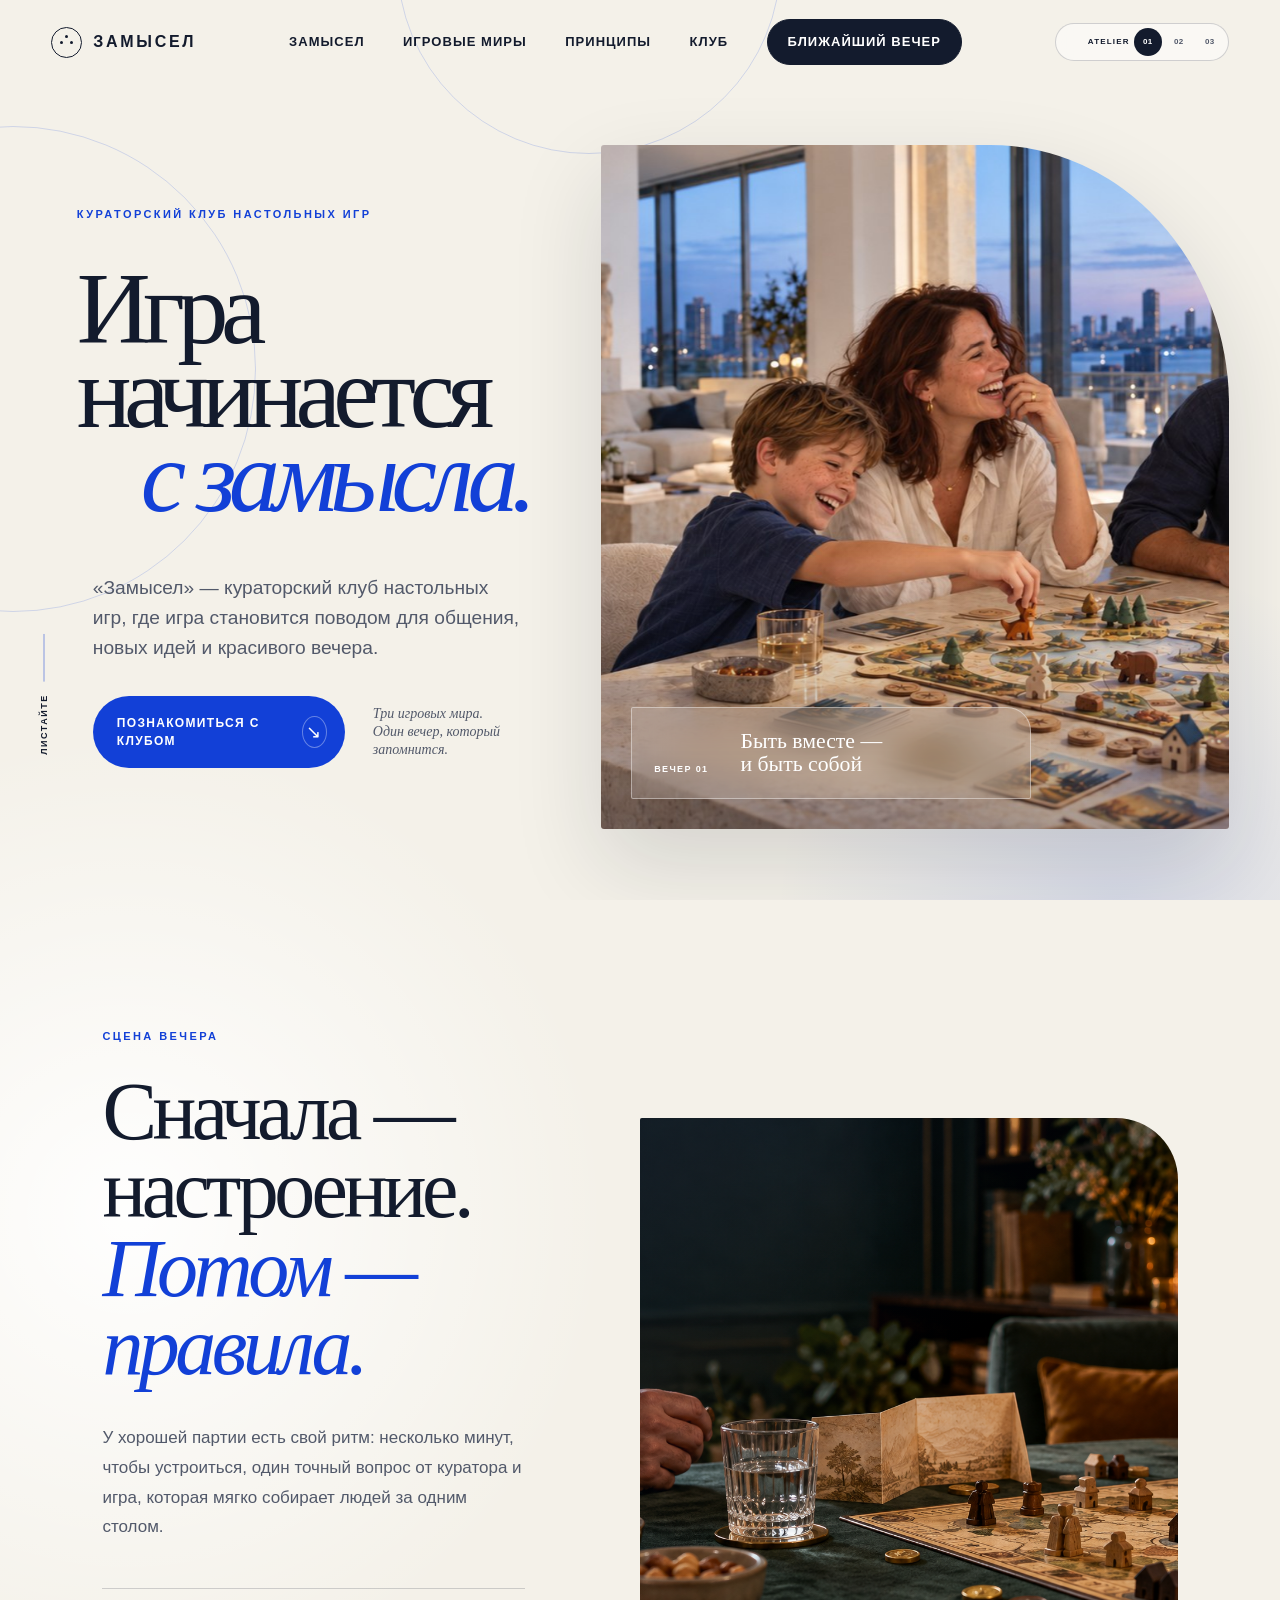
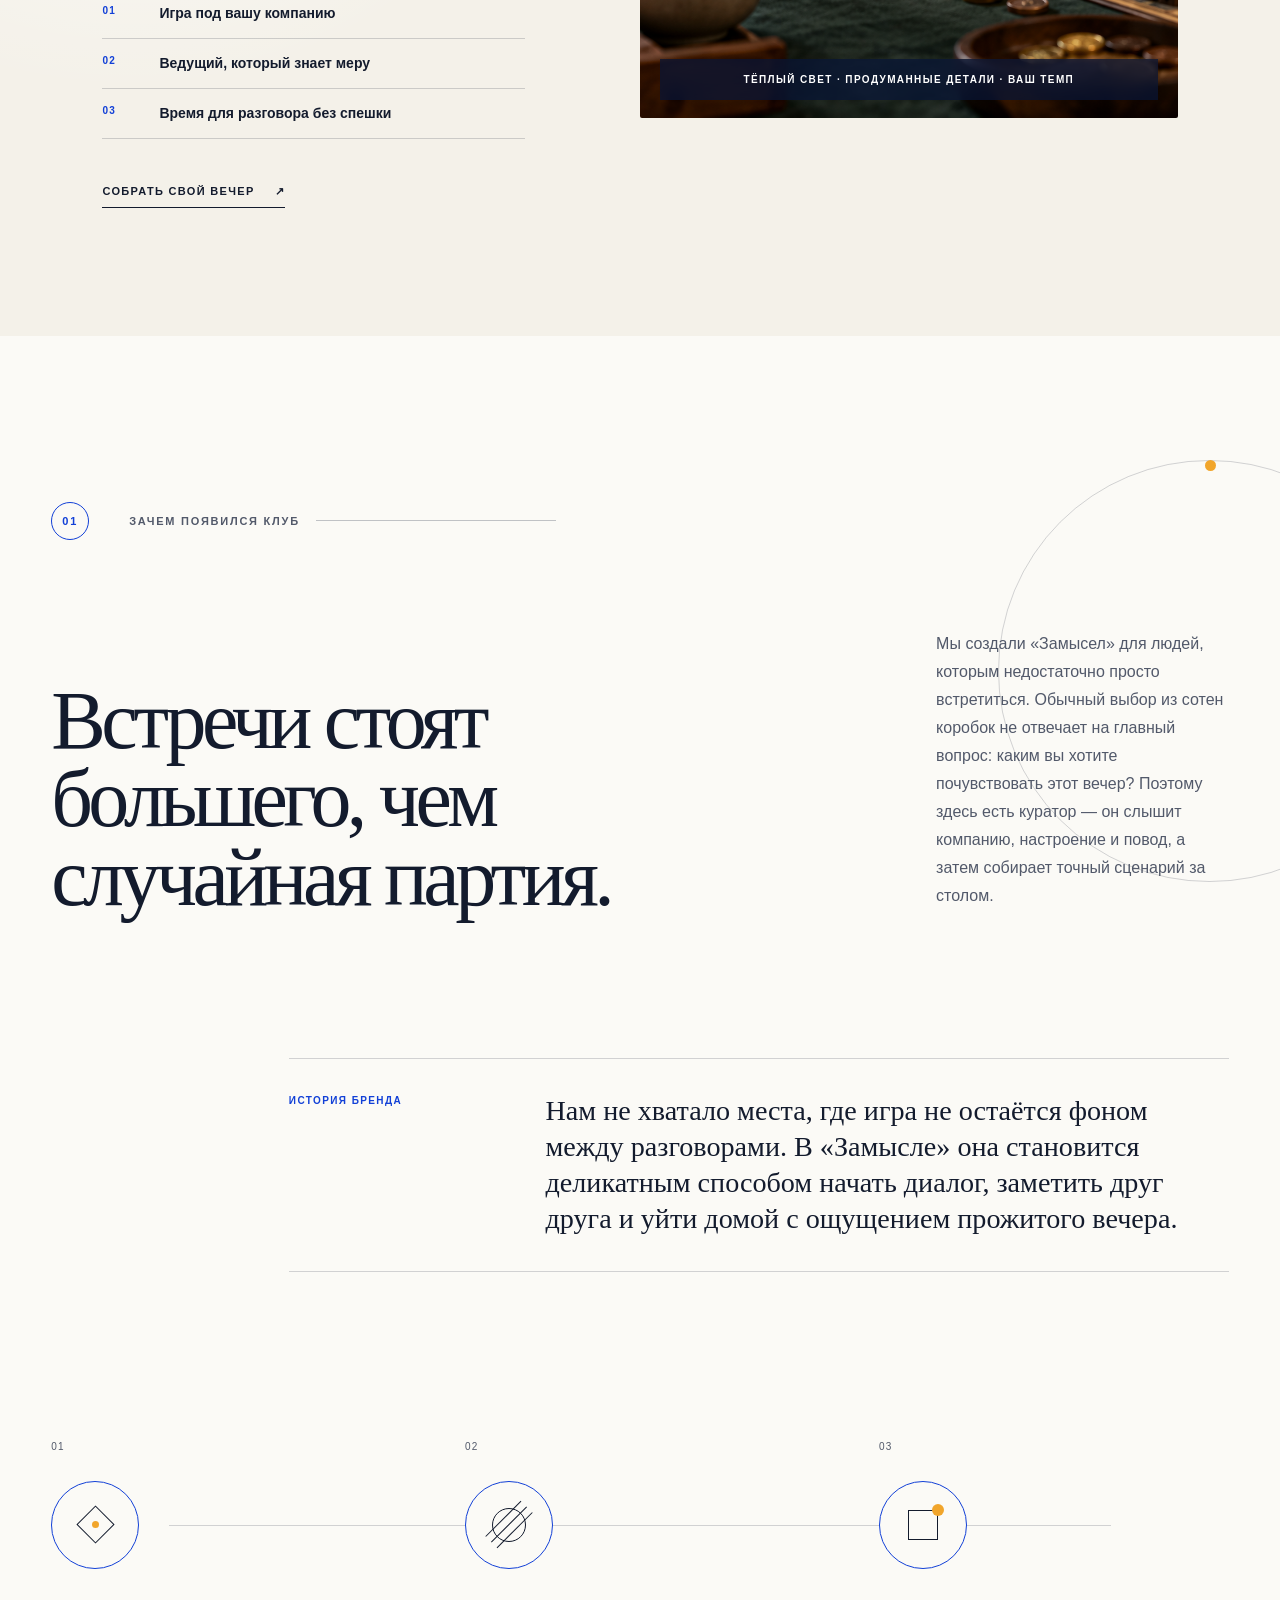
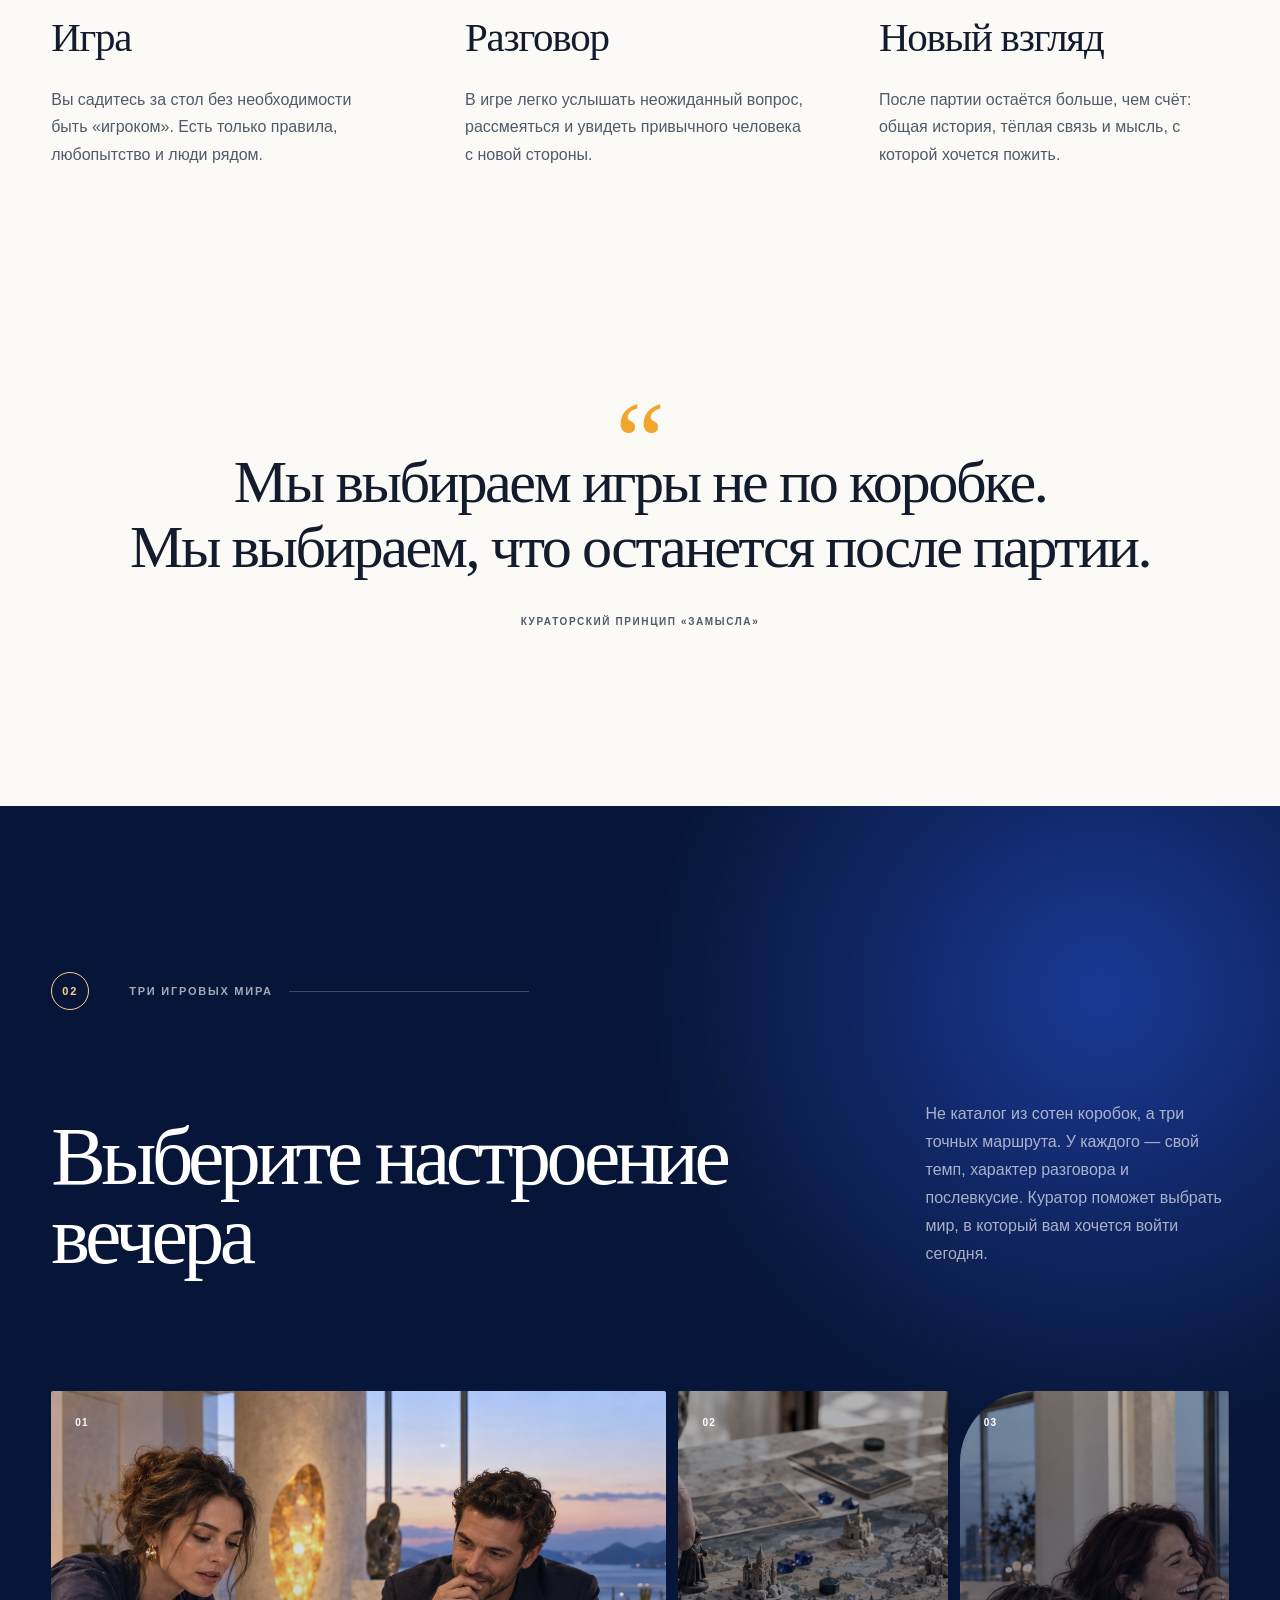
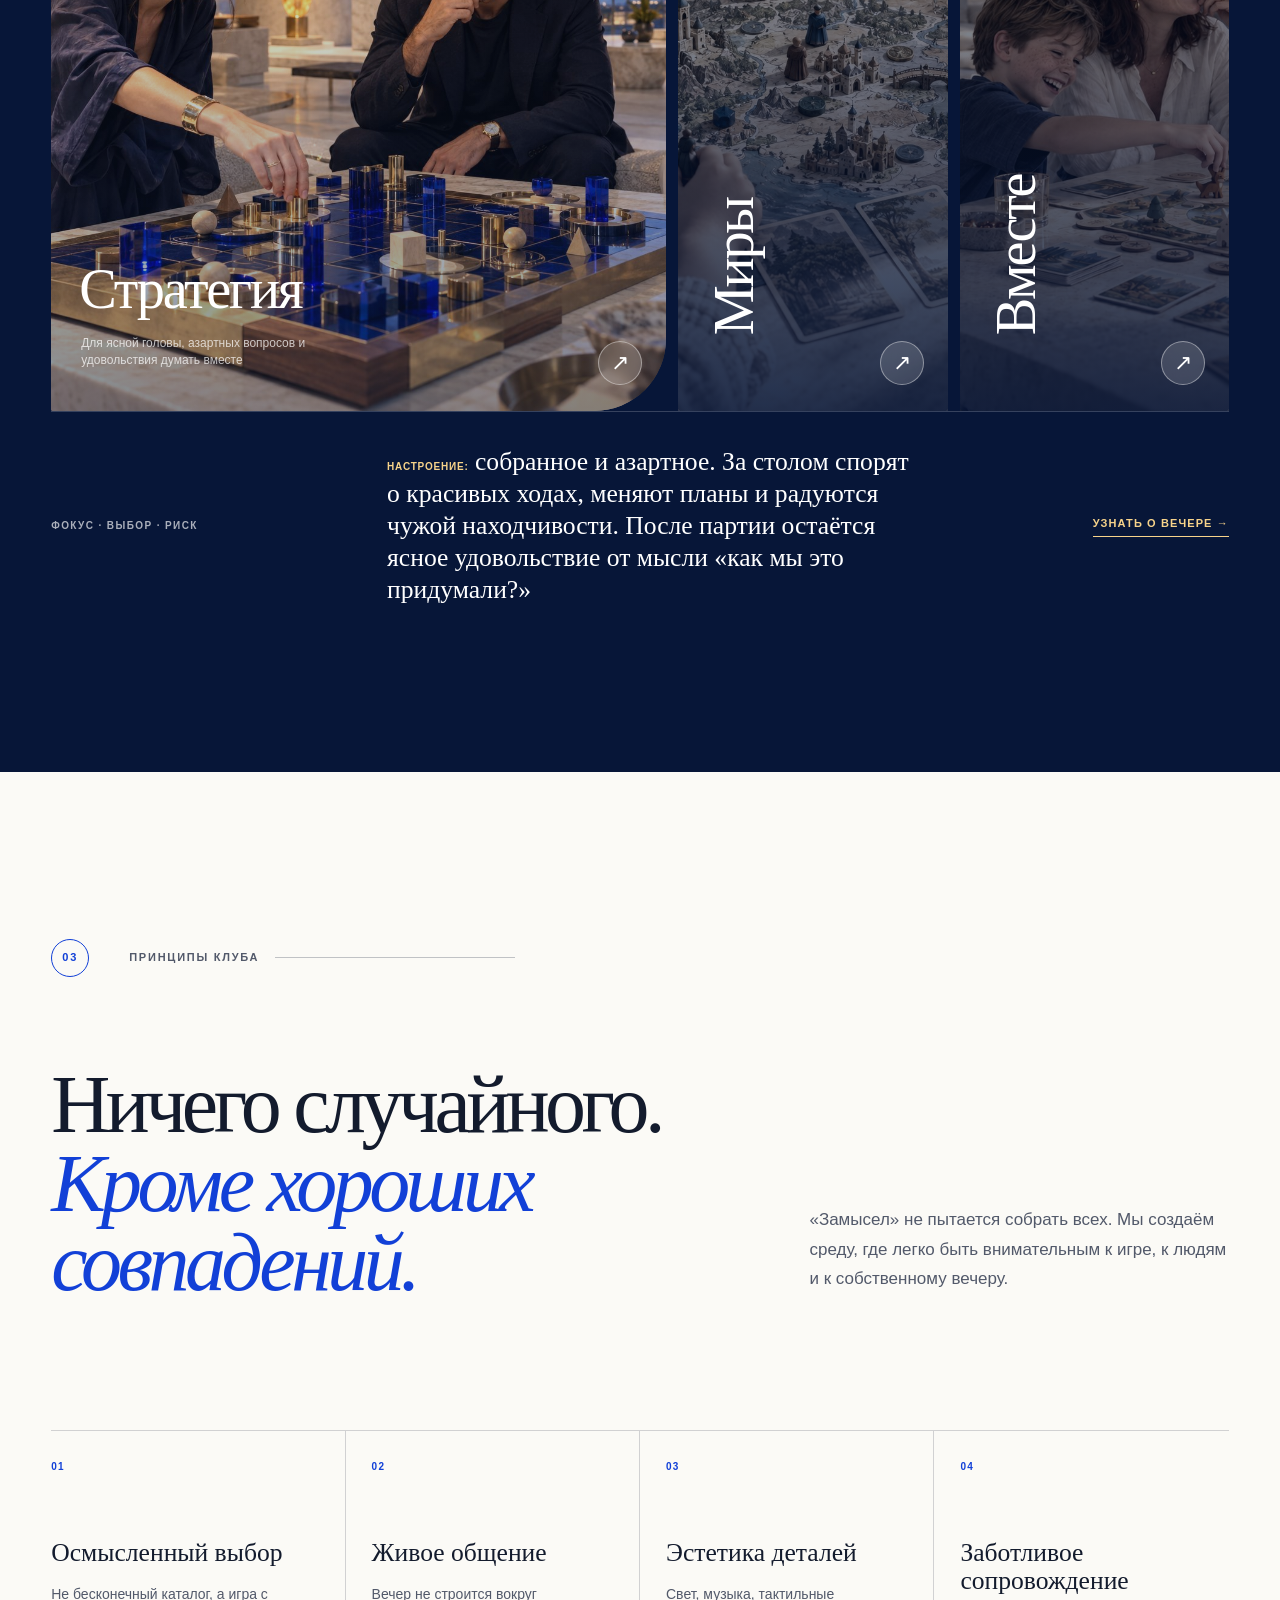
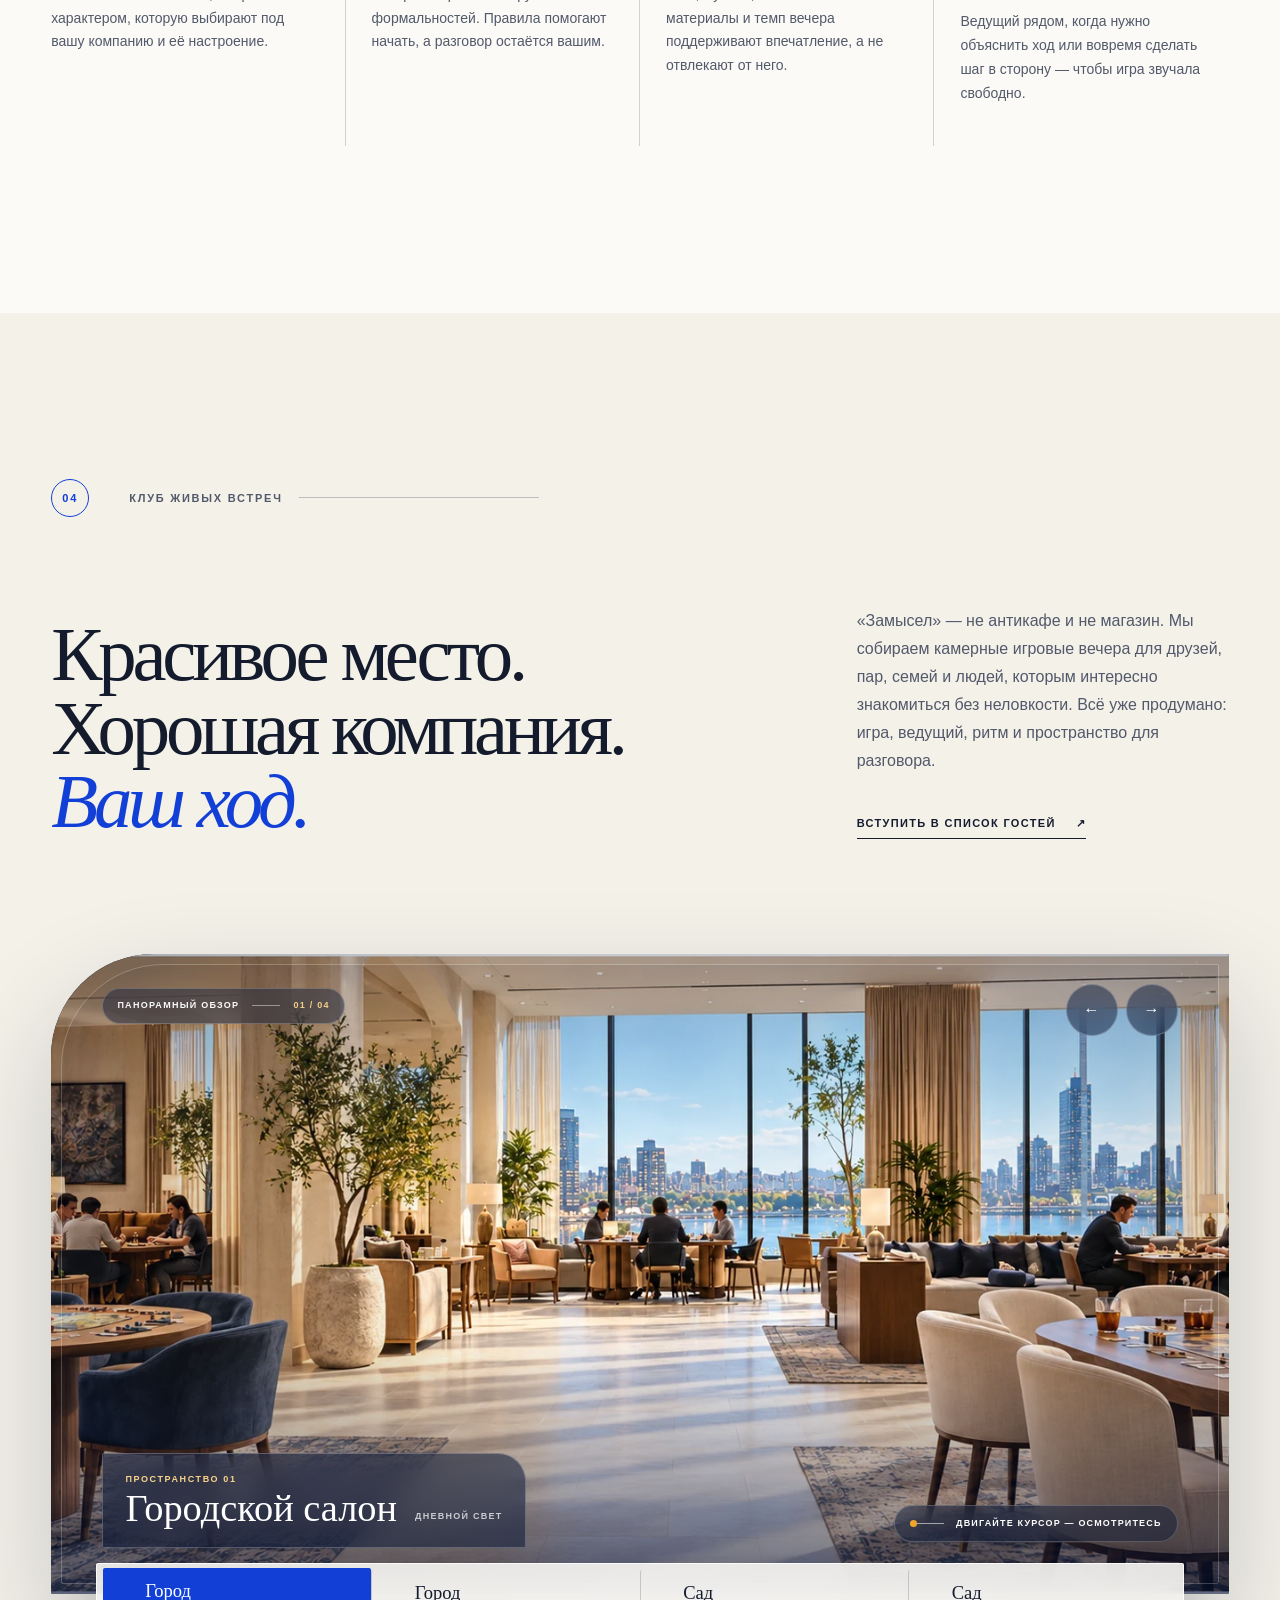
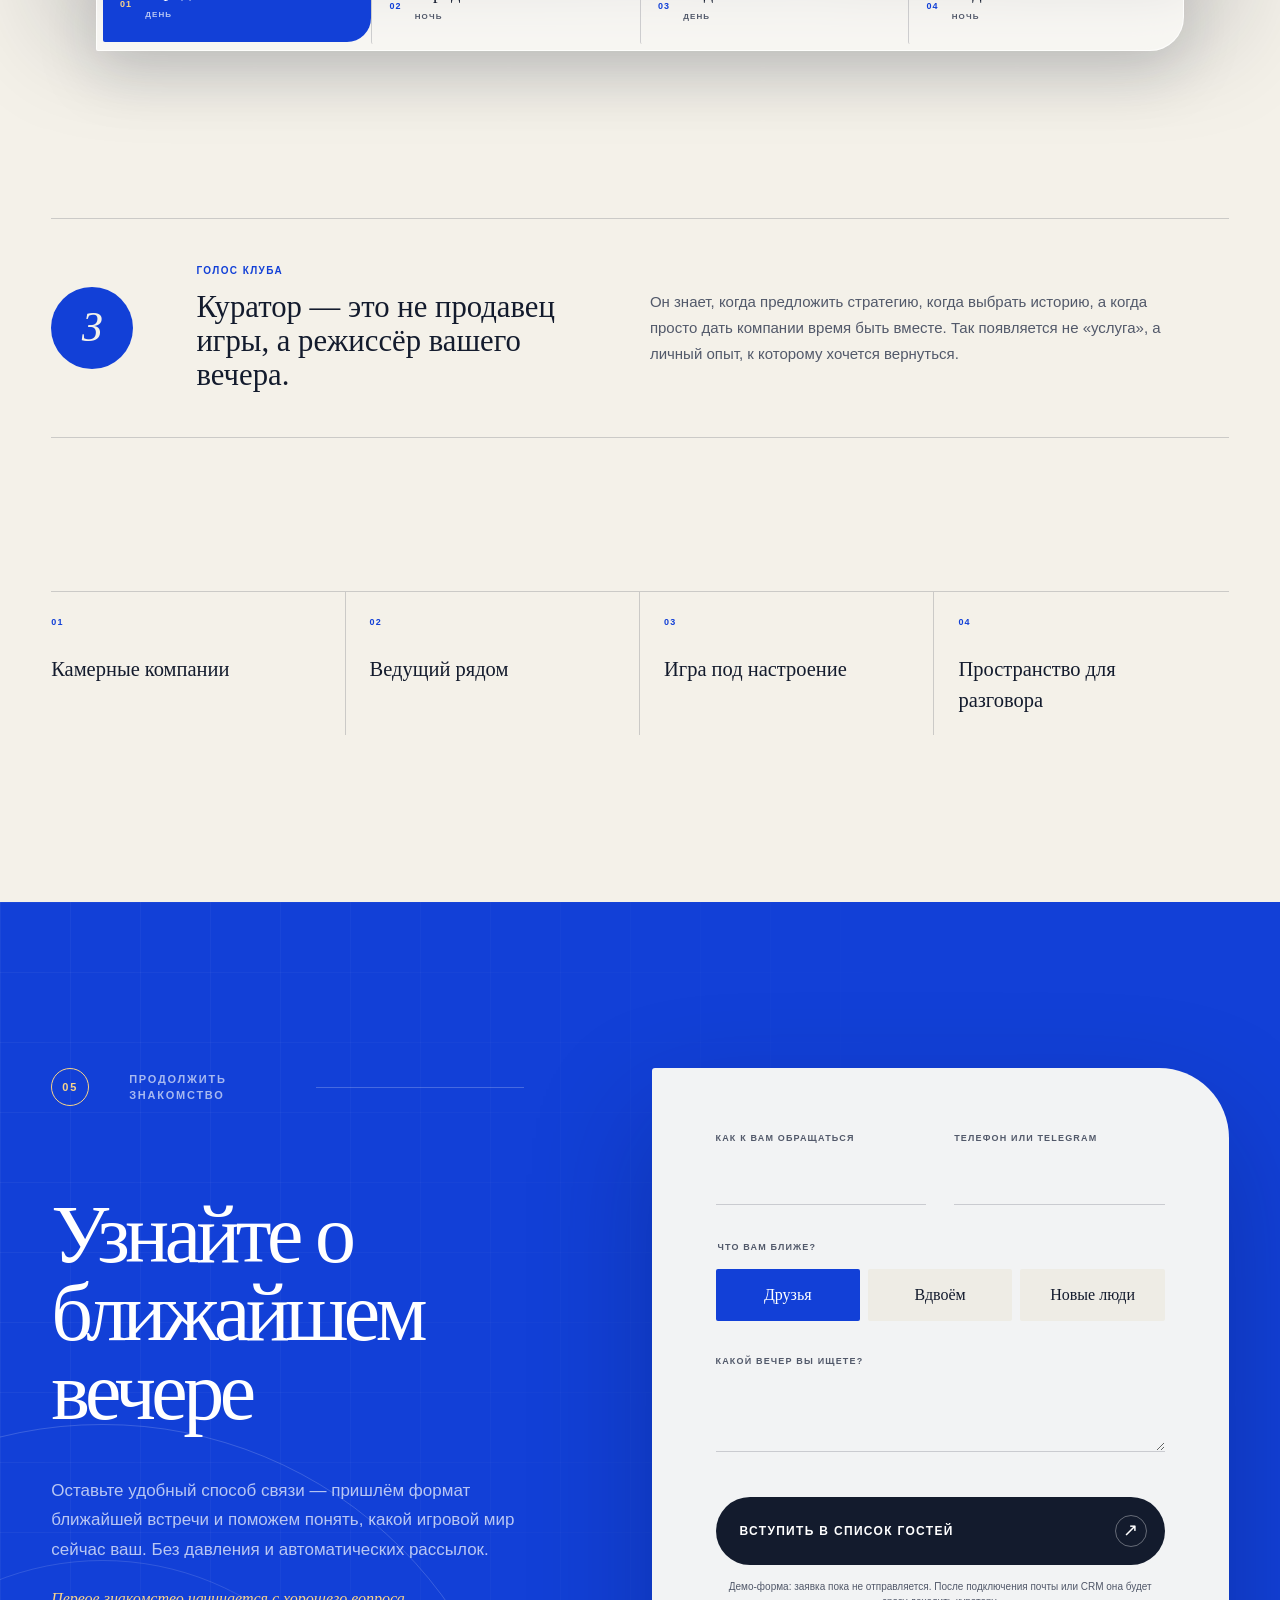
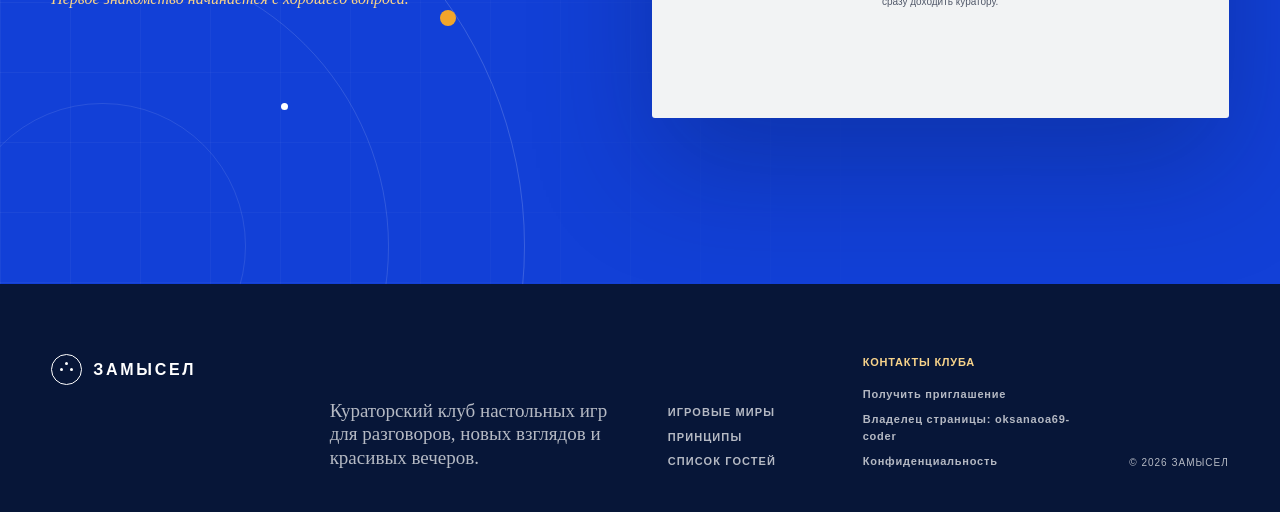
<file: index.html>
<!doctype html>
<html lang="ru">
  <head>
    <meta charset="UTF-8" />
    <meta name="viewport" content="width=device-width, initial-scale=1.0" />
    <meta
      name="description"
      content="Замысел — кураторский клуб настольных игр, где игра становится поводом для общения, новых идей и красивого вечера."
    />
    <meta name="robots" content="index,follow,max-image-preview:large" />
    <meta name="author" content="Клуб «Замысел»" />
    <meta name="theme-color" content="#f4f1e9" />
    <meta property="og:type" content="website" />
    <meta property="og:locale" content="ru_RU" />
    <meta property="og:site_name" content="Замысел" />
    <meta property="og:title" content="Замысел — клуб настольных игр" />
    <meta
      property="og:description"
      content="Игра начинается с замысла. Кураторский клуб для разговоров, новых взглядов и красивых вечеров."
    />
    <meta property="og:url" content="https://oksanaoa69-coder.github.io/zamisil_lending/" />
    <meta
      property="og:image"
      content="https://oksanaoa69-coder.github.io/zamisil_lending/assets/images/og-family.jpg"
    />
    <meta property="og:image:width" content="1200" />
    <meta property="og:image:height" content="630" />
    <meta property="og:image:alt" content="Замысел — игра начинается с замысла" />
    <meta property="og:image:type" content="image/jpeg" />
    <meta name="twitter:card" content="summary_large_image" />
    <meta name="twitter:title" content="Замысел — клуб настольных игр" />
    <meta
      name="twitter:description"
      content="Игра начинается с замысла. Кураторский клуб для разговоров, новых взглядов и красивых вечеров."
    />
    <meta
      name="twitter:image"
      content="https://oksanaoa69-coder.github.io/zamisil_lending/assets/images/og-family.jpg"
    />
    <link rel="canonical" href="https://oksanaoa69-coder.github.io/zamisil_lending/" />
    <title>Замысел — кураторский клуб настольных игр</title>
    <link rel="icon" href="assets/favicon.svg" type="image/svg+xml" />
    <link rel="preload" href="assets/images/hero-together.jpg" as="image" />
    <link rel="stylesheet" href="styles.css?v=20261011-magicpath" />
    <script src="script.js?v=20261011-magicpath" defer></script>
    <script type="application/ld+json">
      {
        "@context": "https://schema.org",
        "@type": "WebSite",
        "name": "Замысел",
        "url": "https://oksanaoa69-coder.github.io/zamisil_lending/",
        "inLanguage": "ru-RU",
        "description": "Кураторский клуб настольных игр для разговоров, новых взглядов и красивых вечеров."
      }
    </script>
  </head>
  <body>
    <a class="skip-link" href="#main">К содержанию</a>

    <div class="page-progress" aria-hidden="true"><span></span></div>
    <div class="cursor-glow" aria-hidden="true"></div>

    <header class="site-header" data-header>
      <a class="brand" href="#top" aria-label="Замысел — на главную">
        <span class="brand-mark" aria-hidden="true"><i></i></span>
        <span class="brand-name">Замысел</span>
      </a>

      <nav class="site-nav" id="site-nav" aria-label="Основная навигация" data-nav>
        <a href="#idea">Замысел</a>
        <a href="#collection">Игровые миры</a>
        <a href="#principles">Принципы</a>
        <a href="#club">Клуб</a>
        <a class="nav-cta" href="#invitation">Ближайший вечер</a>
      </nav>

      <div class="header-tools">
        <div class="design-switcher" data-design-switcher aria-label="Вариант дизайна">
          <span class="design-switcher-name" data-design-name aria-live="polite">Atelier</span>
          <span class="design-switcher-options">
            <button type="button" data-design-option="classic" aria-pressed="true" aria-label="Дизайн Atelier Editorial">01</button>
            <button type="button" data-design-option="nocturne" aria-pressed="false" aria-label="Дизайн Nocturne Cinema">02</button>
            <button type="button" data-design-option="gallery" aria-pressed="false" aria-label="Дизайн Portal Salon">03</button>
          </span>
        </div>
        <button
          class="menu-toggle"
          type="button"
          aria-expanded="false"
          aria-controls="site-nav"
          data-menu-toggle
        >
          <span>Меню</span>
          <i aria-hidden="true"></i>
        </button>
      </div>
    </header>

    <main id="main">
      <section class="hero" id="top" aria-labelledby="hero-title">
        <div class="hero-orbit orbit-one" aria-hidden="true"></div>
        <div class="hero-orbit orbit-two" aria-hidden="true"></div>

        <div class="hero-copy">
          <p class="eyebrow reveal" data-design-eyebrow>Кураторский клуб настольных игр</p>
          <h1 id="hero-title" class="hero-title">
            <span class="title-line reveal" data-design-title-main>Игра начинается</span>
            <span class="title-line title-accent reveal" data-design-title-accent>с замысла.</span>
          </h1>
          <p class="hero-lead hero-positioning reveal" data-design-lead>
            «Замысел» — кураторский клуб настольных игр, где игра становится поводом для общения,
            новых идей и красивого вечера.
          </p>
          <div class="hero-actions reveal">
            <a class="button button-primary magnetic" href="#club">
              <span data-design-cta>Познакомиться с клубом</span>
              <span class="button-arrow" aria-hidden="true">↘</span>
            </a>
            <span class="hero-note" data-design-note>Три игровых мира.<br />Один вечер, который запомнится.</span>
          </div>
        </div>

        <div class="hero-media reveal-media" data-parallax="0.045">
          <img
            class="hero-image hero-image-classic"
            src="assets/images/hero-together.jpg"
            alt="Люди за настольной игрой в светлом пространстве клуба"
            width="1672"
            height="941"
          />
          <img
            class="hero-image hero-image-portal"
            src="assets/images/hero-portal-futures.webp"
            alt="Сюрреалистичный игровой портал в кобальтовом пространстве"
            width="1536"
            height="1024"
            loading="lazy"
            decoding="async"
          />
          <div class="hero-media-label glass-card">
            <span>Вечер 01</span>
            <strong>Быть вместе —<br />и быть собой</strong>
          </div>
          <div class="hero-counter" aria-hidden="true">
            <span>01</span><i></i><span>03</span>
          </div>
        </div>

        <div class="hero-scroll" aria-hidden="true">
          <span>Листайте</span>
          <i></i>
        </div>
      </section>

      <section class="night-note section" aria-labelledby="night-note-title">
        <div class="night-note-copy reveal">
          <p class="eyebrow">Сцена вечера</p>
          <h2 id="night-note-title" class="display-heading">
            Сначала —<br />настроение.<br /><em>Потом — правила.</em>
          </h2>
          <p>
            У хорошей партии есть свой ритм: несколько минут, чтобы устроиться, один точный
            вопрос от куратора и игра, которая мягко собирает людей за одним столом.
          </p>
          <ul class="night-note-details" aria-label="Что ждёт гостей клуба">
            <li><span>01</span> Игра под вашу компанию</li>
            <li><span>02</span> Ведущий, который знает меру</li>
            <li><span>03</span> Время для разговора без спешки</li>
          </ul>
          <a class="text-link" href="#invitation">Собрать свой вечер <span aria-hidden="true">↗</span></a>
        </div>

        <figure class="night-note-media reveal-media">
          <img
            src="assets/images/game-night-editorial.png"
            alt="Настольная игра с деревянными фигурами в тёплом вечернем свете"
            width="1536"
            height="1024"
            loading="lazy"
            decoding="async"
          />
          <figcaption>Тёплый свет · продуманные детали · ваш темп</figcaption>
        </figure>
      </section>

      <section class="idea section" id="idea" aria-labelledby="idea-title">
        <div class="section-kicker reveal">
          <span>01</span>
          <p>Зачем появился клуб</p>
        </div>

        <div class="idea-heading">
          <h2 id="idea-title" class="display-heading reveal">
            Встречи стоят<br />большего, чем<br />случайная партия.
          </h2>
          <p class="idea-intro reveal">
            Мы создали «Замысел» для людей, которым недостаточно просто встретиться. Обычный выбор
            из сотен коробок не отвечает на главный вопрос: каким вы хотите почувствовать этот
            вечер? Поэтому здесь есть куратор — он слышит компанию, настроение и повод, а затем
            собирает точный сценарий за столом.
          </p>
        </div>

        <div class="brand-origin reveal">
          <p class="origin-label">История бренда</p>
          <p>
            Нам не хватало места, где игра не остаётся фоном между разговорами. В «Замысле» она
            становится деликатным способом начать диалог, заметить друг друга и уйти домой с
            ощущением прожитого вечера.
          </p>
        </div>

        <div class="story-path" data-story-path>
          <div class="story-line" aria-hidden="true"><i></i></div>

          <article class="story-step reveal" data-step="1">
            <span class="step-number">01</span>
            <div class="step-symbol symbol-play" aria-hidden="true"><i></i><b></b></div>
            <h3>Игра</h3>
            <p>Вы садитесь за стол без необходимости быть «игроком». Есть только правила, любопытство и люди рядом.</p>
          </article>

          <article class="story-step reveal" data-step="2">
            <span class="step-number">02</span>
            <div class="step-symbol symbol-idea" aria-hidden="true"><i></i><b></b></div>
            <h3>Разговор</h3>
            <p>В игре легко услышать неожиданный вопрос, рассмеяться и увидеть привычного человека с новой стороны.</p>
          </article>

          <article class="story-step reveal" data-step="3">
            <span class="step-number">03</span>
            <div class="step-symbol symbol-make" aria-hidden="true"><i></i><b></b></div>
            <h3>Новый взгляд</h3>
            <p>После партии остаётся больше, чем счёт: общая история, тёплая связь и мысль, с которой хочется пожить.</p>
          </article>
        </div>

        <div class="idea-quote reveal">
          <span class="quote-mark" aria-hidden="true">“</span>
          <blockquote>
            Мы выбираем игры не по коробке.<br />Мы выбираем, что останется после партии.
          </blockquote>
          <p>Кураторский принцип «Замысла»</p>
        </div>
      </section>

      <section class="collection section" id="collection" aria-labelledby="collection-title">
        <div class="section-kicker section-kicker-light reveal">
          <span>02</span>
          <p>Три игровых мира</p>
        </div>

        <div class="collection-head">
          <h2 id="collection-title" class="display-heading reveal">Выберите настроение вечера</h2>
          <p class="reveal">
            Не каталог из сотен коробок, а три точных маршрута. У каждого — свой темп, характер
            разговора и послевкусие. Куратор поможет выбрать мир, в который вам хочется войти сегодня.
          </p>
        </div>

        <div class="worlds" role="tablist" aria-label="Игровые миры">
          <button
            class="world-card is-active reveal"
            id="tab-strategy"
            type="button"
            role="tab"
            aria-selected="true"
            aria-controls="panel-strategy"
            data-world="strategy"
          >
            <span class="world-index">01</span>
            <img
              src="assets/images/world-strategy.jpg"
              alt="Компания размышляет над ходом в стратегической настольной игре"
              width="1536"
              height="1024"
              loading="lazy"
            />
            <span class="world-shade"></span>
            <span class="world-title">Стратегия</span>
            <span class="world-caption">Для ясной головы, азартных вопросов и удовольствия думать вместе</span>
            <span class="world-open" aria-hidden="true">↗</span>
          </button>

          <button
            class="world-card reveal"
            id="tab-worlds"
            type="button"
            role="tab"
            aria-selected="false"
            aria-controls="panel-worlds"
            tabindex="-1"
            data-world="worlds"
          >
            <span class="world-index">02</span>
            <img
              src="assets/images/world-story.jpg"
              alt="Детали игровой карты и рук участников приключенческой партии"
              width="1536"
              height="1024"
              loading="lazy"
            />
            <span class="world-shade"></span>
            <span class="world-title">Миры</span>
            <span class="world-caption">Для тех, кому хочется выйти из привычной реальности</span>
            <span class="world-open" aria-hidden="true">↗</span>
          </button>

          <button
            class="world-card reveal"
            id="tab-together"
            type="button"
            role="tab"
            aria-selected="false"
            aria-controls="panel-together"
            tabindex="-1"
            data-world="together"
          >
            <span class="world-index">03</span>
            <img
              src="assets/images/hero-together.jpg"
              alt="Тёплый игровой вечер в компании близких"
              width="1672"
              height="941"
              loading="lazy"
            />
            <span class="world-shade"></span>
            <span class="world-title">Вместе</span>
            <span class="world-caption">Для вечеров, которые потом вспоминают по фразам и смеху</span>
            <span class="world-open" aria-hidden="true">↗</span>
          </button>
        </div>

        <div class="world-panels">
          <article
            class="world-panel is-active"
            id="panel-strategy"
            role="tabpanel"
            aria-labelledby="tab-strategy"
            data-panel="strategy"
          >
            <span class="world-panel-tag">Фокус · Выбор · Риск</span>
            <p><strong>Настроение:</strong> собранное и азартное. За столом спорят о красивых ходах, меняют планы и радуются чужой находчивости. После партии остаётся ясное удовольствие от мысли «как мы это придумали?»</p>
            <a href="#invitation">Узнать о вечере <span aria-hidden="true">→</span></a>
          </article>
          <article
            class="world-panel"
            id="panel-worlds"
            role="tabpanel"
            aria-labelledby="tab-worlds"
            data-panel="worlds"
            hidden
          >
            <span class="world-panel-tag">История · Открытие · Воображение</span>
            <p><strong>Настроение:</strong> любопытное и чуть кинематографичное. Этот мир выбирают те, кто любит истории, детали и общий вымысел. За столом рождаются неожиданные роли, а после — собственная легенда вечера.</p>
            <a href="#invitation">Узнать о вечере <span aria-hidden="true">→</span></a>
          </article>
          <article
            class="world-panel"
            id="panel-together"
            role="tabpanel"
            aria-labelledby="tab-together"
            data-panel="together"
            hidden
          >
            <span class="world-panel-tag">Близость · Смех · Память</span>
            <p><strong>Настроение:</strong> лёгкое и настоящее. Здесь важнее не победа, а взгляд напротив, вовремя сказанная реплика и общий смех. После партии хочется не расходиться и продолжить разговор.</p>
            <a href="#invitation">Узнать о вечере <span aria-hidden="true">→</span></a>
          </article>
        </div>
      </section>

      <section class="principles section" id="principles" aria-labelledby="principles-title">
        <div class="section-kicker reveal">
          <span>03</span>
          <p>Принципы клуба</p>
        </div>
        <div class="principles-head">
          <h2 id="principles-title" class="display-heading reveal">Ничего случайного.<br /><em>Кроме хороших совпадений.</em></h2>
          <p class="reveal">«Замысел» не пытается собрать всех. Мы создаём среду, где легко быть внимательным к игре, к людям и к собственному вечеру.</p>
        </div>
        <ol class="principles-list">
          <li class="reveal">
            <span>01</span>
            <h3>Осмысленный выбор</h3>
            <p>Не бесконечный каталог, а игра с характером, которую выбирают под вашу компанию и её настроение.</p>
          </li>
          <li class="reveal">
            <span>02</span>
            <h3>Живое общение</h3>
            <p>Вечер не строится вокруг формальностей. Правила помогают начать, а разговор остаётся вашим.</p>
          </li>
          <li class="reveal">
            <span>03</span>
            <h3>Эстетика деталей</h3>
            <p>Свет, музыка, тактильные материалы и темп вечера поддерживают впечатление, а не отвлекают от него.</p>
          </li>
          <li class="reveal">
            <span>04</span>
            <h3>Заботливое сопровождение</h3>
            <p>Ведущий рядом, когда нужно объяснить ход или вовремя сделать шаг в сторону — чтобы игра звучала свободно.</p>
          </li>
        </ol>
      </section>

      <section class="club section" id="club" aria-labelledby="club-title">
        <div class="section-kicker reveal">
          <span>04</span>
          <p>Клуб живых встреч</p>
        </div>

        <div class="club-layout">
          <div class="club-copy">
            <h2 id="club-title" class="display-heading reveal">
              Красивое место.<br />Хорошая компания.<br /><em>Ваш ход.</em>
            </h2>
            <p class="reveal">
              «Замысел» — не антикафе и не магазин. Мы собираем камерные игровые вечера для друзей,
              пар, семей и людей, которым интересно знакомиться без неловкости. Всё уже продумано:
              игра, ведущий, ритм и пространство для разговора.
            </p>
            <a class="text-link reveal" href="#invitation">
              Вступить в список гостей <span aria-hidden="true">↗</span>
            </a>
          </div>

          <div
            class="club-panorama reveal-media"
            data-club-gallery
            aria-label="Панорамный обзор пространств клуба"
          >
            <div
              class="club-panorama-stage"
              data-club-stage
              tabindex="0"
              aria-describedby="club-panorama-hint"
            >
              <figure
                class="club-scene is-active"
                id="club-scene-city-day"
                role="tabpanel"
                aria-labelledby="club-tab-city-day"
                aria-hidden="false"
                data-club-scene
                data-scene-label="Городской салон, дневной свет"
              >
                <img
                  src="assets/images/club-city-day.webp"
                  alt="Светлый панорамный зал клуба с игровыми столами и видом на город днём"
                  width="2170"
                  height="725"
                  loading="lazy"
                  decoding="async"
                />
                <figcaption>
                  <span>Пространство 01</span>
                  <strong>Городской салон</strong>
                  <small>Дневной свет</small>
                </figcaption>
              </figure>

              <figure
                class="club-scene"
                id="club-scene-city-night"
                role="tabpanel"
                aria-labelledby="club-tab-city-night"
                aria-hidden="true"
                data-club-scene
                data-scene-label="Городской салон, ночной свет"
              >
                <img
                  src="assets/images/club-city-night.webp"
                  alt="Панорамный зал клуба с игровыми столами и вечерним городом за окнами"
                  width="2188"
                  height="718"
                  loading="lazy"
                  decoding="async"
                />
                <figcaption>
                  <span>Пространство 01</span>
                  <strong>Городской салон</strong>
                  <small>Ночной свет</small>
                </figcaption>
              </figure>

              <figure
                class="club-scene"
                id="club-scene-garden-day"
                role="tabpanel"
                aria-labelledby="club-tab-garden-day"
                aria-hidden="true"
                data-club-scene
                data-scene-label="Зимний сад, дневной свет"
              >
                <img
                  src="assets/images/club-garden-day.webp"
                  alt="Солнечный зимний сад клуба с оливковыми деревьями и игровыми столами"
                  width="2172"
                  height="724"
                  loading="lazy"
                  decoding="async"
                />
                <figcaption>
                  <span>Пространство 02</span>
                  <strong>Зимний сад</strong>
                  <small>Дневной свет</small>
                </figcaption>
              </figure>

              <figure
                class="club-scene"
                id="club-scene-garden-night"
                role="tabpanel"
                aria-labelledby="club-tab-garden-night"
                aria-hidden="true"
                data-club-scene
                data-scene-label="Зимний сад, ночной свет"
              >
                <img
                  src="assets/images/club-garden-night.webp"
                  alt="Зимний сад клуба с игровыми столами и мягким вечерним освещением"
                  width="2172"
                  height="724"
                  loading="lazy"
                  decoding="async"
                />
                <figcaption>
                  <span>Пространство 02</span>
                  <strong>Зимний сад</strong>
                  <small>Ночной свет</small>
                </figcaption>
              </figure>

              <div class="club-panorama-topline" aria-hidden="true">
                <span>Панорамный обзор</span>
                <i></i>
                <strong data-club-counter>01 / 04</strong>
              </div>

              <p class="club-panorama-hint" id="club-panorama-hint">
                <i aria-hidden="true"></i>
                <span>Двигайте курсор — осмотритесь</span>
              </p>

              <div class="club-panorama-arrows">
                <button type="button" data-club-prev aria-label="Предыдущее пространство">
                  <span aria-hidden="true">←</span>
                </button>
                <button type="button" data-club-next aria-label="Следующее пространство">
                  <span aria-hidden="true">→</span>
                </button>
              </div>
            </div>

            <div class="club-panorama-toolbar">
              <div class="club-panorama-tabs" role="tablist" aria-label="Выбрать вид пространства">
                <button
                  class="club-panorama-tab is-active"
                  id="club-tab-city-day"
                  type="button"
                  role="tab"
                  aria-selected="true"
                  aria-controls="club-scene-city-day"
                  data-club-tab
                  data-scene-index="0"
                >
                  <span>01</span><strong>Город</strong><small>День</small>
                </button>
                <button
                  class="club-panorama-tab"
                  id="club-tab-city-night"
                  type="button"
                  role="tab"
                  aria-selected="false"
                  aria-controls="club-scene-city-night"
                  tabindex="-1"
                  data-club-tab
                  data-scene-index="1"
                >
                  <span>02</span><strong>Город</strong><small>Ночь</small>
                </button>
                <button
                  class="club-panorama-tab"
                  id="club-tab-garden-day"
                  type="button"
                  role="tab"
                  aria-selected="false"
                  aria-controls="club-scene-garden-day"
                  tabindex="-1"
                  data-club-tab
                  data-scene-index="2"
                >
                  <span>03</span><strong>Сад</strong><small>День</small>
                </button>
                <button
                  class="club-panorama-tab"
                  id="club-tab-garden-night"
                  type="button"
                  role="tab"
                  aria-selected="false"
                  aria-controls="club-scene-garden-night"
                  tabindex="-1"
                  data-club-tab
                  data-scene-index="3"
                >
                  <span>04</span><strong>Сад</strong><small>Ночь</small>
                </button>
              </div>
            </div>

            <p class="sr-only" aria-live="polite" aria-atomic="true" data-club-status>
              Показано: городской салон, дневной свет
            </p>
          </div>
        </div>

        <aside class="curator-note reveal" aria-labelledby="curator-title">
          <div class="curator-note-mark" aria-hidden="true"><span>З</span></div>
          <div>
            <p class="origin-label">Голос клуба</p>
            <h3 id="curator-title">Куратор — это не продавец игры, а режиссёр вашего вечера.</h3>
          </div>
          <p>
            Он знает, когда предложить стратегию, когда выбрать историю, а когда просто дать компании время быть вместе. Так появляется не «услуга», а личный опыт, к которому хочется вернуться.
          </p>
        </aside>

        <ul class="club-values reveal" aria-label="Особенности клуба">
          <li><span>01</span>Камерные компании</li>
          <li><span>02</span>Ведущий рядом</li>
          <li><span>03</span>Игра под настроение</li>
          <li><span>04</span>Пространство для разговора</li>
        </ul>
      </section>

      <section class="invitation section" id="invitation" aria-labelledby="invitation-title">
        <div class="invitation-orbit" aria-hidden="true"><i></i><b></b></div>

        <div class="invitation-copy">
          <div class="section-kicker section-kicker-light reveal">
            <span>05</span>
            <p>Продолжить знакомство</p>
          </div>
          <h2 id="invitation-title" class="display-heading reveal">
            Узнайте о ближайшем вечере
          </h2>
          <p class="reveal">
            Оставьте удобный способ связи — пришлём формат ближайшей встречи и поможем понять,
            какой игровой мир сейчас ваш. Без давления и автоматических рассылок.
          </p>
          <span class="form-note reveal">Первое знакомство начинается с хорошего вопроса.</span>
        </div>

        <div class="form-wrap reveal">
          <form class="invitation-form" data-form novalidate>
            <div class="field">
              <label for="name">Как к вам обращаться</label>
              <input id="name" name="name" type="text" autocomplete="name" required />
              <span class="field-error">Пожалуйста, представьтесь</span>
            </div>

            <div class="field">
              <label for="contact">Телефон или Telegram</label>
              <input
                id="contact"
                name="contact"
                type="text"
                autocomplete="tel"
                required
                minlength="4"
              />
              <span class="field-error">Оставьте удобный способ связи</span>
            </div>

            <fieldset class="scenario-field">
              <legend>Что вам ближе?</legend>
              <div class="scenario-options">
                <label>
                  <input type="radio" name="scenario" value="friends" checked />
                  <span>Друзья</span>
                </label>
                <label>
                  <input type="radio" name="scenario" value="date" />
                  <span>Вдвоём</span>
                </label>
                <label>
                  <input type="radio" name="scenario" value="new" />
                  <span>Новые люди</span>
                </label>
              </div>
            </fieldset>

            <div class="field">
              <label for="message">Какой вечер вы ищете?</label>
              <textarea id="message" name="message" rows="2"></textarea>
            </div>

            <button class="button button-dark magnetic" type="submit">
              <span>Вступить в список гостей</span>
              <span class="button-arrow" aria-hidden="true">↗</span>
            </button>

            <p class="demo-disclaimer">
              Демо-форма: заявка пока не отправляется. После подключения почты или CRM она будет
              сразу доходить куратору.
            </p>
          </form>

          <div class="form-success" data-form-success role="status" aria-live="polite" hidden>
            <span class="success-orbit" aria-hidden="true"><i></i></span>
            <p class="eyebrow">Вы в списке гостей</p>
            <h3>Спасибо, <span data-success-name>друг</span>.</h3>
            <p>В рабочей версии здесь будет подтверждение и программа ближайшего вечера. А пока можно вернуться к игровым мирам.</p>
            <button class="text-link" type="button" data-form-reset>
              Заполнить ещё раз <span aria-hidden="true">↗</span>
            </button>
          </div>
        </div>
      </section>
    </main>

    <footer class="site-footer" id="contacts">
      <a class="brand footer-brand" href="#top">
        <span class="brand-mark" aria-hidden="true"><i></i></span>
        <span class="brand-name">Замысел</span>
      </a>
      <p>Кураторский клуб настольных игр<br />для разговоров, новых взглядов и красивых вечеров.</p>
      <div class="footer-links">
        <a href="#collection">Игровые миры</a>
        <a href="#principles">Принципы</a>
        <a href="#invitation">Список гостей</a>
      </div>
      <div class="footer-contact">
        <span>Контакты клуба</span>
        <a href="#invitation">Получить приглашение</a>
        <a
          href="https://github.com/oksanaoa69-coder"
          target="_blank"
          rel="noopener noreferrer"
        >Владелец страницы: oksanaoa69-coder</a>
        <a href="privacy.html">Конфиденциальность</a>
      </div>
      <p class="footer-copy">© <span data-year></span> Замысел</p>
    </footer>
  </body>
</html>
</file>
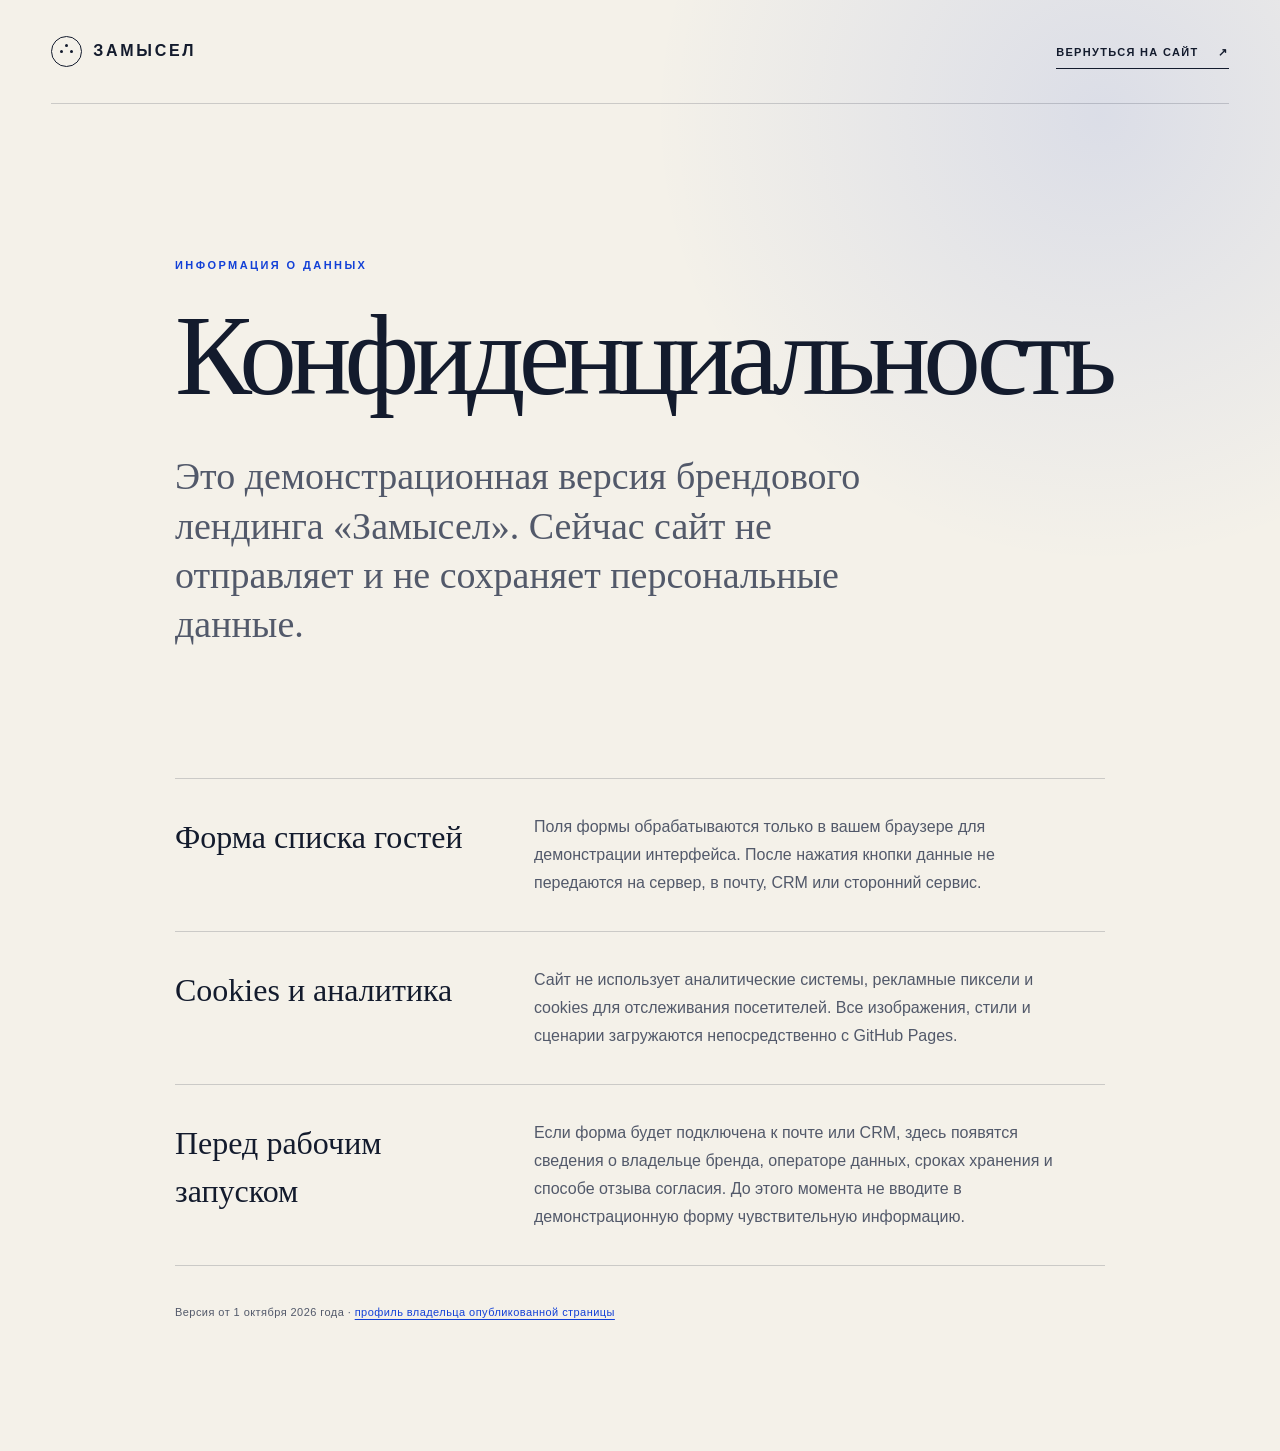
<file: privacy.html>
<!doctype html>
<html lang="ru">
  <head>
    <meta charset="UTF-8" />
    <meta name="viewport" content="width=device-width, initial-scale=1.0" />
    <meta name="robots" content="noindex" />
    <meta name="theme-color" content="#f4f1e9" />
    <title>Конфиденциальность — Замысел</title>
    <link rel="icon" href="assets/favicon.svg" type="image/svg+xml" />
    <link rel="stylesheet" href="styles.css" />
  </head>
  <body class="policy-page">
    <header class="policy-header">
      <a class="brand" href="index.html" aria-label="Вернуться на главную страницу">
        <span class="brand-mark" aria-hidden="true"><i></i></span>
        <span class="brand-name">Замысел</span>
      </a>
      <a class="text-link" href="index.html">Вернуться на сайт <span aria-hidden="true">↗</span></a>
    </header>

    <main class="policy-main">
      <p class="eyebrow">Информация о данных</p>
      <h1>Конфиденциальность</h1>
      <p class="policy-lead">
        Это демонстрационная версия брендового лендинга «Замысел». Сейчас сайт не отправляет и не
        сохраняет персональные данные.
      </p>

      <section>
        <h2>Форма списка гостей</h2>
        <p>
          Поля формы обрабатываются только в вашем браузере для демонстрации интерфейса. После нажатия
          кнопки данные не передаются на сервер, в почту, CRM или сторонний сервис.
        </p>
      </section>

      <section>
        <h2>Cookies и аналитика</h2>
        <p>
          Сайт не использует аналитические системы, рекламные пиксели и cookies для отслеживания
          посетителей. Все изображения, стили и сценарии загружаются непосредственно с GitHub Pages.
        </p>
      </section>

      <section>
        <h2>Перед рабочим запуском</h2>
        <p>
          Если форма будет подключена к почте или CRM, здесь появятся сведения о владельце бренда,
          операторе данных, сроках хранения и способе отзыва согласия. До этого момента не вводите в
          демонстрационную форму чувствительную информацию.
        </p>
      </section>

      <p class="policy-meta">
        Версия от 1 октября 2026 года ·
        <a href="https://github.com/oksanaoa69-coder" target="_blank" rel="noopener noreferrer">
          профиль владельца опубликованной страницы
        </a>
      </p>
    </main>
  </body>
</html>
</file>
<file: styles.css>
:root {
  --paper: #f4f1e9;
  --paper-bright: #fbfaf6;
  --stone: #ded8ca;
  --ink: #131b2d;
  --ink-soft: #52596a;
  --blue: #1240d7;
  --blue-deep: #0b236f;
  --blue-night: #071638;
  --amber: #f1a52b;
  --amber-soft: #f7d38a;
  --line: rgba(19, 27, 45, 0.18);
  --serif: "Iowan Old Style", "Palatino Linotype", Palatino, Baskerville, Georgia, serif;
  --sans: Inter, "Segoe UI", Helvetica, Arial, sans-serif;
  --page: min(92vw, 1440px);
  --header-height: 84px;
  --ease: cubic-bezier(0.2, 0.7, 0.2, 1);
}

*,
*::before,
*::after {
  box-sizing: border-box;
}

html {
  scroll-behavior: smooth;
  scroll-padding-top: calc(var(--header-height) + 12px);
  scrollbar-color: var(--blue) var(--paper);
}

body {
  margin: 0;
  min-width: 320px;
  overflow-x: hidden;
  color: var(--ink);
  background:
    radial-gradient(circle at 10% 12%, rgba(255, 255, 255, 0.95), transparent 30rem),
    var(--paper);
  font-family: var(--sans);
  font-size: 16px;
  line-height: 1.5;
  -webkit-font-smoothing: antialiased;
}

body.menu-open {
  overflow: hidden;
}

::selection {
  color: white;
  background: var(--blue);
}

img {
  display: block;
  max-width: 100%;
}

a {
  color: inherit;
  text-decoration: none;
}

button,
input,
textarea {
  color: inherit;
  font: inherit;
}

button,
a {
  -webkit-tap-highlight-color: transparent;
}

button {
  border: 0;
}

[hidden] {
  display: none !important;
}

.sr-only {
  position: absolute;
  width: 1px;
  height: 1px;
  padding: 0;
  margin: -1px;
  overflow: hidden;
  clip: rect(0, 0, 0, 0);
  white-space: nowrap;
  border: 0;
}

:focus-visible {
  outline: 3px solid var(--amber);
  outline-offset: 4px;
}

.skip-link {
  position: fixed;
  top: 10px;
  left: 10px;
  z-index: 999;
  padding: 10px 16px;
  color: white;
  background: var(--ink);
  transform: translateY(-160%);
  transition: transform 0.2s ease;
}

.skip-link:focus {
  transform: translateY(0);
}

.page-progress {
  position: fixed;
  top: 0;
  left: 0;
  z-index: 200;
  width: 100%;
  height: 3px;
  pointer-events: none;
}

.page-progress span {
  display: block;
  width: 100%;
  height: 100%;
  background: var(--amber);
  transform: scaleX(0);
  transform-origin: left;
  will-change: transform;
}

.cursor-glow {
  position: fixed;
  top: 0;
  left: 0;
  z-index: 20;
  width: 260px;
  height: 260px;
  border-radius: 50%;
  pointer-events: none;
  opacity: 0;
  background: radial-gradient(circle, rgba(241, 165, 43, 0.13), rgba(18, 64, 215, 0.04) 40%, transparent 70%);
  transform: translate3d(-50%, -50%, 0);
  transition: opacity 0.35s ease;
  mix-blend-mode: multiply;
}

.cursor-glow.is-visible {
  opacity: 1;
}

.site-header {
  position: fixed;
  top: 0;
  left: 0;
  z-index: 100;
  display: flex;
  align-items: center;
  justify-content: space-between;
  width: 100%;
  height: var(--header-height);
  padding: 0 max(4vw, 24px);
  transition: background 0.4s ease, height 0.4s var(--ease), box-shadow 0.4s ease;
}

.site-header.is-scrolled {
  height: 68px;
  background: rgba(244, 241, 233, 0.82);
  box-shadow: 0 1px 0 rgba(19, 27, 45, 0.08);
  -webkit-backdrop-filter: blur(18px);
  backdrop-filter: blur(18px);
}

.brand {
  display: inline-flex;
  gap: 11px;
  align-items: center;
  font-size: 16px;
  font-weight: 700;
  letter-spacing: 0.17em;
  text-transform: uppercase;
}

.brand-mark {
  position: relative;
  display: grid;
  width: 31px;
  height: 31px;
  place-items: center;
  border: 1px solid currentColor;
  border-radius: 50%;
  transition: transform 0.5s var(--ease);
}

.brand:hover .brand-mark {
  transform: rotate(45deg);
}

.brand-mark::before,
.brand-mark::after,
.brand-mark i {
  position: absolute;
  width: 3px;
  height: 3px;
  content: "";
  background: currentColor;
  border-radius: 50%;
}

.brand-mark::before {
  left: 8px;
}

.brand-mark::after {
  right: 8px;
}

.brand-mark i {
  top: 7px;
}

.site-nav {
  display: flex;
  gap: clamp(24px, 3vw, 48px);
  align-items: center;
  font-size: 13px;
  font-weight: 600;
  letter-spacing: 0.08em;
  text-transform: uppercase;
}

.site-nav > a:not(.nav-cta) {
  position: relative;
  padding: 10px 0;
}

.site-nav > a:not(.nav-cta)::after {
  position: absolute;
  right: 0;
  bottom: 5px;
  left: 0;
  height: 1px;
  content: "";
  background: currentColor;
  transform: scaleX(0);
  transform-origin: right;
  transition: transform 0.35s var(--ease);
}

.site-nav > a:not(.nav-cta):hover::after,
.site-nav > a:not(.nav-cta).is-current::after {
  transform: scaleX(1);
  transform-origin: left;
}

.nav-cta {
  padding: 12px 20px;
  color: white;
  background: var(--ink);
  border: 1px solid var(--ink);
  border-radius: 999px;
  transition: color 0.25s ease, background 0.25s ease;
}

.nav-cta:hover {
  color: var(--ink);
  background: transparent;
}

.menu-toggle {
  display: none;
}

.section {
  position: relative;
  padding: clamp(100px, 13vw, 200px) max(4vw, 24px);
}

.section-kicker {
  display: grid;
  grid-template-columns: 62px auto;
  gap: 16px;
  align-items: center;
  width: var(--page);
  margin: 0 auto clamp(54px, 7vw, 98px);
  color: var(--ink-soft);
  font-size: 11px;
  font-weight: 700;
  letter-spacing: 0.16em;
  text-transform: uppercase;
}

.section-kicker span {
  display: grid;
  width: 38px;
  height: 38px;
  color: var(--blue);
  border: 1px solid currentColor;
  border-radius: 50%;
  place-items: center;
}

.section-kicker p {
  display: flex;
  gap: 16px;
  align-items: center;
  margin: 0;
}

.section-kicker p::after {
  display: block;
  width: min(20vw, 240px);
  height: 1px;
  content: "";
  background: currentColor;
  opacity: 0.35;
}

.section-kicker-light {
  color: rgba(255, 255, 255, 0.63);
}

.section-kicker-light span {
  color: var(--amber-soft);
}

.display-heading {
  margin: 0;
  font-family: var(--serif);
  font-size: clamp(42px, 6.4vw, 104px);
  font-weight: 400;
  line-height: 0.96;
  letter-spacing: -0.055em;
}

.eyebrow {
  margin: 0;
  font-size: 11px;
  font-weight: 700;
  letter-spacing: 0.22em;
  text-transform: uppercase;
}

.hero {
  position: relative;
  display: grid;
  grid-template-columns: minmax(340px, 0.92fr) minmax(440px, 1.22fr);
  gap: clamp(36px, 6vw, 100px);
  align-items: center;
  min-height: 100svh;
  padding: calc(var(--header-height) + 60px) max(4vw, 24px) 70px;
  overflow: hidden;
}

.hero::after {
  position: absolute;
  right: -15vw;
  bottom: -28vw;
  z-index: -1;
  width: 55vw;
  height: 55vw;
  content: "";
  background: radial-gradient(circle, rgba(18, 64, 215, 0.13), transparent 69%);
  border-radius: 50%;
}

.hero-copy {
  position: relative;
  z-index: 4;
  max-width: 720px;
  padding-left: max(2vw, 10px);
}

.hero-copy .eyebrow {
  margin-bottom: clamp(32px, 5vh, 64px);
  color: var(--blue);
}

.hero-title {
  margin: 0;
  font-family: var(--serif);
  font-size: clamp(64px, 8vw, 142px);
  font-weight: 400;
  line-height: 0.82;
  letter-spacing: -0.075em;
}

.title-line {
  display: block;
}

.title-accent {
  margin-left: clamp(34px, 5vw, 90px);
  color: var(--blue);
  font-style: italic;
  white-space: nowrap;
}

.hero-lead {
  max-width: 510px;
  margin: clamp(38px, 6vh, 70px) 0 0 max(1vw, 16px);
  color: var(--ink-soft);
  font-size: clamp(17px, 1.25vw, 21px);
  line-height: 1.7;
}

.hero-actions {
  display: flex;
  gap: 28px;
  align-items: center;
  margin: 34px 0 0 max(1vw, 16px);
}

.button {
  position: relative;
  display: inline-flex;
  gap: 30px;
  align-items: center;
  justify-content: space-between;
  min-width: 252px;
  padding: 18px 18px 18px 24px;
  overflow: hidden;
  font-size: 12px;
  font-weight: 700;
  letter-spacing: 0.11em;
  text-transform: uppercase;
  border-radius: 999px;
  cursor: pointer;
  transform: translate3d(var(--mag-x, 0), var(--mag-y, 0), 0);
  transition: transform 0.25s var(--ease), background 0.3s ease, color 0.3s ease;
}

.button > * {
  position: relative;
  z-index: 1;
}

.button-primary {
  color: white;
  background: var(--blue);
}

.button-primary::before,
.button-dark::before {
  position: absolute;
  inset: 0;
  content: "";
  background: var(--amber);
  border-radius: inherit;
  transform: translateX(-102%);
  transition: transform 0.45s var(--ease);
}

.button-primary:hover::before,
.button-dark:hover::before {
  transform: translateX(0);
}

.button-primary:hover,
.button-dark:hover {
  color: var(--ink);
}

.button-arrow {
  display: grid;
  width: 32px;
  height: 32px;
  font-size: 18px;
  font-weight: 400;
  border: 1px solid rgba(255, 255, 255, 0.35);
  border-radius: 50%;
  place-items: center;
}

.hero-note {
  color: var(--ink-soft);
  font-family: var(--serif);
  font-size: 14px;
  font-style: italic;
  line-height: 1.3;
}

.hero-media {
  position: relative;
  height: min(76vh, 820px);
  min-height: 560px;
  overflow: hidden;
  border-radius: 3px 38% 3px 3px;
  box-shadow: 0 35px 90px rgba(19, 27, 45, 0.14);
  isolation: isolate;
}

.hero-media::after {
  position: absolute;
  inset: 0;
  z-index: 1;
  content: "";
  background: linear-gradient(180deg, transparent 55%, rgba(7, 22, 56, 0.3));
  pointer-events: none;
}

.hero-media > img {
  width: 100%;
  height: 110%;
  object-fit: cover;
  object-position: 55% center;
  transform: translate3d(0, var(--parallax-y, 0), 0) scale(1.035);
  will-change: transform;
}

.glass-card {
  color: white;
  background: rgba(255, 255, 255, 0.13);
  border: 1px solid rgba(255, 255, 255, 0.4);
  -webkit-backdrop-filter: blur(18px);
  backdrop-filter: blur(18px);
}

.hero-media-label {
  position: absolute;
  bottom: 30px;
  left: 30px;
  z-index: 3;
  display: flex;
  gap: 32px;
  align-items: flex-end;
  width: min(400px, calc(100% - 60px));
  padding: 22px;
  border-radius: 2px 24px 2px 2px;
}

.hero-media-label span {
  font-size: 9px;
  font-weight: 700;
  letter-spacing: 0.15em;
  text-transform: uppercase;
}

.hero-media-label strong {
  font-family: var(--serif);
  font-size: clamp(20px, 1.7vw, 28px);
  font-weight: 400;
  line-height: 1.05;
}

.hero-counter {
  position: absolute;
  top: 26px;
  right: 28px;
  z-index: 3;
  display: flex;
  gap: 8px;
  align-items: center;
  color: white;
  font-size: 10px;
  letter-spacing: 0.1em;
}

.hero-counter i {
  width: 38px;
  height: 1px;
  background: currentColor;
}

.hero-orbit {
  position: absolute;
  z-index: -1;
  border: 1px solid rgba(18, 64, 215, 0.16);
  border-radius: 50%;
  animation: orbit-breathe 8s ease-in-out infinite;
}

.hero-orbit::before {
  position: absolute;
  top: 50%;
  left: -5px;
  width: 9px;
  height: 9px;
  content: "";
  background: var(--amber);
  border-radius: 50%;
}

.orbit-one {
  top: 14%;
  left: -18vw;
  width: 38vw;
  height: 38vw;
}

.orbit-two {
  top: -18vw;
  left: 31vw;
  width: 30vw;
  height: 30vw;
  animation-delay: -3s;
}

.hero-scroll {
  position: absolute;
  bottom: 25px;
  left: max(4vw, 24px);
  display: flex;
  gap: 12px;
  align-items: center;
  font-size: 9px;
  font-weight: 700;
  letter-spacing: 0.17em;
  text-transform: uppercase;
  transform: rotate(-90deg) translateX(100%);
  transform-origin: left bottom;
}

.hero-scroll i {
  width: 48px;
  height: 1px;
  overflow: hidden;
  background: var(--line);
}

.hero-scroll i::after {
  display: block;
  width: 100%;
  height: 100%;
  content: "";
  background: var(--blue);
  animation: scroll-line 2s ease-in-out infinite;
}

.idea {
  overflow: hidden;
  background: var(--paper-bright);
}

.idea::before {
  position: absolute;
  top: 6%;
  right: -11vw;
  width: 33vw;
  height: 33vw;
  content: "";
  border: 1px solid var(--line);
  border-radius: 50%;
}

.idea::after {
  position: absolute;
  top: 6%;
  right: 5vw;
  width: 11px;
  height: 11px;
  content: "";
  background: var(--amber);
  border-radius: 50%;
}

.idea-heading {
  display: grid;
  grid-template-columns: 1.5fr 0.58fr;
  gap: clamp(50px, 10vw, 160px);
  align-items: end;
  width: var(--page);
  margin: 0 auto;
}

.idea-intro {
  max-width: 420px;
  margin: 0 0 8px;
  color: var(--ink-soft);
  font-size: clamp(16px, 1.25vw, 20px);
  line-height: 1.75;
}

.story-path {
  position: relative;
  display: grid;
  grid-template-columns: repeat(3, 1fr);
  gap: clamp(28px, 5vw, 88px);
  width: var(--page);
  margin: clamp(90px, 13vw, 190px) auto 0;
}

.story-line {
  position: absolute;
  top: 86px;
  right: 10%;
  left: 10%;
  height: 1px;
  overflow: hidden;
  background: var(--line);
}

.story-line i {
  display: block;
  width: 100%;
  height: 100%;
  background: linear-gradient(90deg, var(--blue), var(--amber));
  transform: scaleX(var(--story-progress, 0));
  transform-origin: left;
}

.story-step {
  position: relative;
  z-index: 1;
  padding-top: 168px;
}

.step-number {
  position: absolute;
  top: 0;
  left: 0;
  color: var(--ink-soft);
  font-size: 10px;
  letter-spacing: 0.12em;
}

.step-symbol {
  position: absolute;
  top: 42px;
  left: 0;
  display: grid;
  width: 88px;
  height: 88px;
  background: var(--paper-bright);
  border: 1px solid var(--blue);
  border-radius: 50%;
  place-items: center;
  transition: color 0.45s ease, background 0.45s ease, transform 0.45s var(--ease);
}

.story-step:hover .step-symbol {
  color: white;
  background: var(--blue);
  transform: rotate(12deg) scale(1.05);
}

.step-symbol i,
.step-symbol b {
  position: absolute;
  display: block;
}

.symbol-play i {
  width: 27px;
  height: 27px;
  border: 1px solid currentColor;
  transform: rotate(45deg);
}

.symbol-play b {
  width: 7px;
  height: 7px;
  background: var(--amber);
  border-radius: 50%;
}

.symbol-idea i {
  width: 34px;
  height: 34px;
  border: 1px solid currentColor;
  border-radius: 50%;
}

.symbol-idea b {
  width: 50px;
  height: 1px;
  background: currentColor;
  box-shadow: 0 -8px 0 currentColor, 0 8px 0 currentColor;
  transform: rotate(-45deg);
}

.symbol-make i {
  width: 30px;
  height: 30px;
  border: 1px solid currentColor;
}

.symbol-make b {
  top: 22px;
  right: 22px;
  width: 12px;
  height: 12px;
  background: var(--amber);
  border-radius: 50%;
}

.story-step h3 {
  margin: 0 0 18px;
  font-family: var(--serif);
  font-size: clamp(34px, 3.2vw, 52px);
  font-weight: 400;
  letter-spacing: -0.03em;
}

.story-step p {
  max-width: 340px;
  margin: 0;
  color: var(--ink-soft);
  line-height: 1.7;
}

.idea-quote {
  position: relative;
  width: min(1060px, 90vw);
  margin: clamp(120px, 17vw, 240px) auto 0;
  text-align: center;
}

.quote-mark {
  display: block;
  height: 65px;
  color: var(--amber);
  font-family: var(--serif);
  font-size: 112px;
  line-height: 1;
}

.idea-quote blockquote {
  margin: 0;
  font-family: var(--serif);
  font-size: clamp(31px, 4.7vw, 72px);
  font-weight: 400;
  line-height: 1.08;
  letter-spacing: -0.04em;
}

.idea-quote p {
  margin-top: 34px;
  color: var(--ink-soft);
  font-size: 10px;
  font-weight: 700;
  letter-spacing: 0.16em;
  text-transform: uppercase;
}

.collection {
  color: white;
  background:
    radial-gradient(circle at 86% 12%, rgba(46, 94, 248, 0.48), transparent 28rem),
    var(--blue-night);
}

.collection-head {
  display: grid;
  grid-template-columns: 1.4fr 0.55fr;
  gap: clamp(50px, 8vw, 150px);
  align-items: end;
  width: var(--page);
  margin: 0 auto;
}

.collection-head > p {
  max-width: 380px;
  margin: 0 0 8px;
  color: rgba(255, 255, 255, 0.64);
  line-height: 1.75;
}

.worlds {
  display: grid;
  grid-template-columns: 1.6fr 0.7fr 0.7fr;
  gap: 12px;
  width: var(--page);
  min-height: 620px;
  margin: clamp(65px, 9vw, 120px) auto 0;
  transition: grid-template-columns 0.6s var(--ease);
}

.worlds[data-active="worlds"] {
  grid-template-columns: 0.7fr 1.6fr 0.7fr;
}

.worlds[data-active="together"] {
  grid-template-columns: 0.7fr 0.7fr 1.6fr;
}

.world-card {
  position: relative;
  min-width: 0;
  overflow: hidden;
  color: white;
  text-align: left;
  background: #172648;
  border-radius: 2px 2px 72px 2px;
  cursor: pointer;
  isolation: isolate;
}

.world-card:nth-child(2) {
  border-radius: 2px;
}

.world-card:nth-child(3) {
  border-radius: 72px 2px 2px 2px;
}

.world-card img {
  position: absolute;
  inset: 0;
  width: 100%;
  height: 100%;
  object-fit: cover;
  filter: saturate(0.55) contrast(1.08) brightness(0.75);
  transform: scale(1.04);
  transition: filter 0.7s ease, transform 0.9s var(--ease);
}

.world-card:hover img {
  filter: saturate(0.86) contrast(1.02) brightness(0.9);
  transform: scale(1);
}

.world-card.is-active img {
  filter: saturate(1.02) contrast(0.97) brightness(1.1);
  transform: scale(1);
}

.world-shade {
  position: absolute;
  inset: 0;
  z-index: 1;
  background: linear-gradient(180deg, rgba(7, 22, 56, 0.06), rgba(7, 22, 56, 0.85));
  opacity: 1;
  transition: opacity 0.7s var(--ease);
}

.world-card:hover .world-shade {
  opacity: 0.82;
}

.world-card.is-active .world-shade {
  opacity: 0.58;
}

.world-index,
.world-title,
.world-caption,
.world-open {
  position: absolute;
  z-index: 2;
}

.world-index {
  top: 24px;
  left: 24px;
  font-size: 10px;
  font-weight: 700;
  letter-spacing: 0.12em;
}

.world-title {
  bottom: 76px;
  left: 28px;
  font-family: var(--serif);
  font-size: clamp(36px, 4.4vw, 70px);
  line-height: 1;
  letter-spacing: -0.04em;
  transform: rotate(-90deg) translateY(100%);
  transform-origin: left bottom;
  transition: transform 0.5s var(--ease);
}

.world-card.is-active .world-title {
  bottom: 94px;
  transform: none;
}

.world-caption {
  bottom: 42px;
  left: 30px;
  max-width: 290px;
  overflow: hidden;
  font-size: 12px;
  line-height: 1.4;
  opacity: 0;
  transform: translateY(10px);
  transition: opacity 0.4s ease 0.15s, transform 0.4s ease 0.15s;
}

.world-card.is-active .world-caption {
  opacity: 0.72;
  transform: translateY(0);
}

.world-open {
  right: 24px;
  bottom: 26px;
  display: grid;
  width: 44px;
  height: 44px;
  font-size: 22px;
  background: rgba(255, 255, 255, 0.14);
  border: 1px solid rgba(255, 255, 255, 0.4);
  border-radius: 50%;
  place-items: center;
  -webkit-backdrop-filter: blur(10px);
  backdrop-filter: blur(10px);
}

.world-panels {
  width: var(--page);
  margin: 0 auto;
}

.world-panel {
  display: grid;
  grid-template-columns: 0.65fr 1.2fr 0.6fr;
  gap: 50px;
  align-items: center;
  min-height: 160px;
  padding: 34px 0 0;
  color: rgba(255, 255, 255, 0.66);
  border-top: 1px solid rgba(255, 255, 255, 0.19);
}

.world-panel[hidden] {
  display: none;
}

.world-panel-tag {
  font-size: 10px;
  font-weight: 700;
  letter-spacing: 0.14em;
  text-transform: uppercase;
}

.world-panel p {
  margin: 0;
  color: white;
  font-family: var(--serif);
  font-size: clamp(21px, 2vw, 31px);
  line-height: 1.25;
}

.world-panel a {
  justify-self: end;
  padding-bottom: 5px;
  color: var(--amber-soft);
  font-size: 11px;
  font-weight: 700;
  letter-spacing: 0.1em;
  text-transform: uppercase;
  border-bottom: 1px solid currentColor;
}

.club {
  overflow: hidden;
  background: var(--paper);
}

.club-layout {
  width: var(--page);
  margin: 0 auto;
}

.club-copy {
  position: relative;
  z-index: 3;
  display: grid;
  grid-template-columns: minmax(0, 1.15fr) minmax(320px, 0.62fr);
  column-gap: clamp(54px, 9vw, 150px);
  align-items: end;
}

.club-copy .display-heading {
  grid-row: 1 / 3;
  font-size: clamp(52px, 6vw, 96px);
}

.club-copy .display-heading em {
  color: var(--blue);
  font-weight: 400;
}

.club-copy > p {
  max-width: 470px;
  margin: 0 0 30px;
  color: var(--ink-soft);
  font-size: clamp(16px, 1.2vw, 19px);
  line-height: 1.75;
}

.club-copy > .text-link {
  justify-self: start;
}

.text-link {
  display: inline-flex;
  gap: 20px;
  align-items: center;
  padding: 10px 0 7px;
  font-size: 11px;
  font-weight: 700;
  letter-spacing: 0.12em;
  text-transform: uppercase;
  background: transparent;
  border-bottom: 1px solid currentColor;
  cursor: pointer;
}

.text-link span {
  transition: transform 0.3s var(--ease);
}

.text-link:hover span {
  transform: translate(4px, -4px);
}

.club-panorama {
  --pan-position: 50%;
  position: relative;
  margin-top: clamp(72px, 9vw, 132px);
  color: white;
}

.club-panorama-stage {
  position: relative;
  height: clamp(560px, 50vw, 760px);
  overflow: hidden;
  background: var(--blue-night);
  border-radius: clamp(54px, 8vw, 126px) 2px 2px 2px;
  box-shadow: 0 44px 110px rgba(19, 27, 45, 0.2);
  cursor: ew-resize;
  isolation: isolate;
  touch-action: pan-y;
}

.club-panorama-stage::before {
  position: absolute;
  inset: 10px;
  z-index: 8;
  content: "";
  pointer-events: none;
  border: 1px solid rgba(255, 255, 255, 0.22);
  border-radius: inherit;
  box-shadow: inset 0 0 80px rgba(7, 22, 56, 0.11);
}

.club-panorama-stage::after {
  position: absolute;
  top: -15%;
  bottom: -15%;
  left: -32%;
  z-index: 7;
  width: 28%;
  content: "";
  pointer-events: none;
  opacity: 0;
  background: linear-gradient(90deg, transparent, rgba(255, 255, 255, 0.28), transparent);
  filter: blur(9px);
  transform: translateX(-130%) skewX(-12deg);
}

.club-panorama.is-changing .club-panorama-stage::after {
  animation: club-panorama-sweep 1.15s var(--ease);
}

.club-scene {
  position: absolute;
  inset: 0;
  margin: 0;
  pointer-events: none;
  opacity: 0;
  filter: saturate(0.75) blur(5px);
  transform: scale(1.018);
  transition:
    opacity 1.05s var(--ease),
    filter 1.05s var(--ease),
    transform 1.45s var(--ease);
}

.club-scene.is-active {
  z-index: 1;
  opacity: 1;
  filter: none;
  transform: scale(1);
}

.club-scene::after {
  position: absolute;
  inset: 0;
  z-index: 2;
  content: "";
  background:
    linear-gradient(180deg, rgba(7, 22, 56, 0.22), transparent 30%, transparent 60%, rgba(7, 22, 56, 0.58)),
    linear-gradient(90deg, rgba(7, 22, 56, 0.18), transparent 35%, transparent 70%, rgba(7, 22, 56, 0.1));
}

.club-scene img {
  position: absolute;
  inset: 0;
  width: 100%;
  height: 100%;
  max-width: none;
  object-fit: cover;
  object-position: var(--pan-position) center;
  transform: scale(1.025);
  transition: object-position 90ms linear, transform 9s ease-out;
  will-change: object-position;
}

.club-scene.is-active img {
  transform: scale(1.008);
}

.club-scene figcaption {
  position: absolute;
  bottom: 46px;
  left: clamp(30px, 4vw, 62px);
  z-index: 4;
  display: grid;
  grid-template-columns: auto auto;
  gap: 2px 18px;
  align-items: end;
  min-width: min(390px, calc(100% - 60px));
  padding: 19px 22px 20px;
  background: rgba(7, 22, 56, 0.52);
  border: 1px solid rgba(255, 255, 255, 0.24);
  border-radius: 2px 28px 2px 2px;
  opacity: 0;
  transform: translateY(22px);
  transition: opacity 0.65s 0.28s ease, transform 0.85s 0.28s var(--ease);
  -webkit-backdrop-filter: blur(16px);
  backdrop-filter: blur(16px);
}

.club-scene.is-active figcaption {
  opacity: 1;
  transform: translateY(0);
}

.club-scene figcaption span {
  grid-column: 1 / -1;
  color: var(--amber-soft);
  font-size: 9px;
  font-weight: 700;
  letter-spacing: 0.18em;
  text-transform: uppercase;
}

.club-scene figcaption strong {
  font-family: var(--serif);
  font-size: clamp(27px, 3vw, 44px);
  font-weight: 400;
  line-height: 1;
}

.club-scene figcaption small {
  padding-bottom: 4px;
  color: rgba(255, 255, 255, 0.72);
  font-size: 9px;
  font-weight: 700;
  letter-spacing: 0.14em;
  text-transform: uppercase;
}

.club-panorama-topline {
  position: absolute;
  top: 34px;
  left: clamp(30px, 4vw, 62px);
  z-index: 4;
  display: flex;
  gap: 13px;
  align-items: center;
  padding: 10px 14px;
  font-size: 9px;
  font-weight: 700;
  letter-spacing: 0.14em;
  text-transform: uppercase;
  background: rgba(7, 22, 56, 0.42);
  border: 1px solid rgba(255, 255, 255, 0.22);
  border-radius: 999px;
  -webkit-backdrop-filter: blur(14px);
  backdrop-filter: blur(14px);
}

.club-panorama-topline i {
  width: 28px;
  height: 1px;
  background: rgba(255, 255, 255, 0.46);
}

.club-panorama-topline strong {
  color: var(--amber-soft);
  font-size: inherit;
}

.club-panorama-hint {
  position: absolute;
  right: clamp(30px, 4vw, 62px);
  bottom: 52px;
  z-index: 4;
  display: flex;
  gap: 12px;
  align-items: center;
  margin: 0;
  padding: 11px 15px;
  font-size: 9px;
  font-weight: 700;
  letter-spacing: 0.13em;
  text-transform: uppercase;
  background: rgba(7, 22, 56, 0.42);
  border: 1px solid rgba(255, 255, 255, 0.2);
  border-radius: 999px;
  -webkit-backdrop-filter: blur(14px);
  backdrop-filter: blur(14px);
}

.club-panorama-hint i {
  position: relative;
  display: block;
  width: 34px;
  height: 1px;
  background: rgba(255, 255, 255, 0.55);
}

.club-panorama-hint i::after {
  position: absolute;
  top: -3px;
  left: 0;
  width: 7px;
  height: 7px;
  content: "";
  background: var(--amber);
  border-radius: 50%;
  animation: club-hint-scan 2.8s ease-in-out infinite;
}

.club-panorama-arrows {
  position: absolute;
  top: 30px;
  right: clamp(30px, 4vw, 62px);
  z-index: 9;
  display: flex;
  gap: 8px;
}

.club-panorama-arrows button {
  display: grid;
  width: 52px;
  height: 52px;
  padding: 0;
  color: white;
  background: rgba(7, 22, 56, 0.48);
  border: 1px solid rgba(255, 255, 255, 0.24);
  border-radius: 50%;
  cursor: pointer;
  transition: color 0.3s ease, background 0.3s ease, transform 0.3s var(--ease);
  place-items: center;
  -webkit-backdrop-filter: blur(15px);
  backdrop-filter: blur(15px);
}

.club-panorama-arrows button:hover,
.club-panorama-arrows button:focus-visible {
  color: var(--ink);
  background: var(--amber);
  transform: scale(1.06);
}

.club-panorama-toolbar {
  position: relative;
  z-index: 12;
  width: calc(100% - clamp(36px, 7vw, 104px));
  margin: -31px auto 0;
  padding: 6px;
  color: var(--ink);
  background: rgba(251, 250, 246, 0.88);
  border: 1px solid rgba(255, 255, 255, 0.8);
  border-radius: 2px 2px 34px 2px;
  box-shadow: 0 22px 60px rgba(19, 27, 45, 0.17);
  -webkit-backdrop-filter: blur(22px);
  backdrop-filter: blur(22px);
}

.club-panorama-tabs {
  display: grid;
  grid-template-columns: repeat(4, 1fr);
}

.club-panorama-tab {
  position: relative;
  display: grid;
  grid-template-columns: auto 1fr;
  grid-template-rows: auto auto;
  gap: 1px 13px;
  min-height: 74px;
  padding: 14px 17px;
  overflow: hidden;
  text-align: left;
  background: transparent;
  border-radius: 2px 2px 24px 2px;
  cursor: pointer;
  transition: color 0.35s ease, background 0.35s ease, transform 0.35s var(--ease);
}

.club-panorama-tab + .club-panorama-tab {
  border-left: 1px solid var(--line);
}

.club-panorama-tab:hover {
  background: rgba(18, 64, 215, 0.07);
}

.club-panorama-tab[aria-selected="true"] {
  color: white;
  background: var(--blue);
  transform: translateY(-2px);
}

.club-panorama-tab > span {
  grid-row: 1 / 3;
  align-self: center;
  color: var(--blue);
  font-size: 9px;
  font-weight: 700;
  letter-spacing: 0.12em;
}

.club-panorama-tab[aria-selected="true"] > span {
  color: var(--amber-soft);
}

.club-panorama-tab strong {
  font-family: var(--serif);
  font-size: clamp(17px, 1.45vw, 23px);
  font-weight: 400;
  line-height: 1;
}

.club-panorama-tab small {
  color: var(--ink-soft);
  font-size: 8px;
  font-weight: 700;
  letter-spacing: 0.14em;
  text-transform: uppercase;
}

.club-panorama-tab[aria-selected="true"] small {
  color: rgba(255, 255, 255, 0.7);
}

.club-panorama-tab::after {
  position: absolute;
  right: 15px;
  bottom: 7px;
  left: 15px;
  height: 2px;
  content: "";
  background: var(--amber);
  transform: scaleX(0);
  transform-origin: left;
}

.club-panorama.is-playing .club-panorama-tab[aria-selected="true"]::after {
  animation: club-tab-progress 8s linear forwards;
}

@keyframes club-panorama-sweep {
  0% {
    opacity: 0;
    transform: translateX(-130%) skewX(-12deg);
  }
  24% {
    opacity: 0.7;
  }
  100% {
    opacity: 0;
    transform: translateX(610%) skewX(-12deg);
  }
}

@keyframes club-hint-scan {
  0%,
  100% {
    transform: translateX(0);
  }
  50% {
    transform: translateX(27px);
  }
}

@keyframes club-tab-progress {
  to {
    transform: scaleX(1);
  }
}

.club-values {
  display: grid;
  grid-template-columns: repeat(4, 1fr);
  width: var(--page);
  margin: clamp(90px, 12vw, 170px) auto 0;
  padding: 0;
  list-style: none;
  border-top: 1px solid var(--line);
}

.club-values li {
  min-height: 120px;
  padding: 24px 24px 20px 0;
  font-family: var(--serif);
  font-size: clamp(17px, 1.6vw, 24px);
  border-right: 1px solid var(--line);
}

.club-values li + li {
  padding-left: 24px;
}

.club-values li:last-child {
  border-right: 0;
}

.club-values span {
  display: block;
  margin-bottom: 24px;
  color: var(--blue);
  font-family: var(--sans);
  font-size: 9px;
  font-weight: 700;
  letter-spacing: 0.13em;
}

.invitation {
  display: grid;
  grid-template-columns: 0.9fr 1.1fr;
  gap: clamp(60px, 10vw, 170px);
  min-height: 850px;
  overflow: hidden;
  color: white;
  background: var(--blue);
}

.invitation::before {
  position: absolute;
  inset: 0;
  content: "";
  background:
    linear-gradient(rgba(255, 255, 255, 0.045) 1px, transparent 1px),
    linear-gradient(90deg, rgba(255, 255, 255, 0.045) 1px, transparent 1px);
  background-size: 70px 70px;
  -webkit-mask-image: linear-gradient(90deg, black, transparent 78%);
  mask-image: linear-gradient(90deg, black, transparent 78%);
}

.invitation-copy,
.form-wrap {
  position: relative;
  z-index: 2;
}

.invitation-copy .section-kicker {
  width: auto;
  margin-bottom: clamp(50px, 7vw, 90px);
}

.invitation-copy > p {
  max-width: 500px;
  margin: 44px 0 22px;
  color: rgba(255, 255, 255, 0.7);
  font-size: clamp(17px, 1.3vw, 20px);
  line-height: 1.75;
}

.form-note {
  color: var(--amber-soft);
  font-family: var(--serif);
  font-size: 16px;
  font-style: italic;
}

.invitation-orbit {
  position: absolute;
  bottom: -30vw;
  left: -25vw;
  width: 66vw;
  height: 66vw;
  border: 1px solid rgba(255, 255, 255, 0.17);
  border-radius: 50%;
}

.invitation-orbit::before,
.invitation-orbit::after,
.invitation-orbit i,
.invitation-orbit b {
  position: absolute;
  content: "";
  border-radius: 50%;
}

.invitation-orbit::before {
  inset: 16%;
  border: 1px solid rgba(255, 255, 255, 0.13);
}

.invitation-orbit::after {
  inset: 33%;
  border: 1px solid rgba(255, 255, 255, 0.1);
}

.invitation-orbit i {
  top: 22%;
  right: 8%;
  width: 16px;
  height: 16px;
  background: var(--amber);
}

.invitation-orbit b {
  top: 33%;
  right: 28%;
  width: 7px;
  height: 7px;
  background: white;
}

.form-wrap {
  align-self: center;
  min-height: 650px;
  padding: clamp(30px, 5vw, 70px);
  color: var(--ink);
  background: rgba(251, 250, 246, 0.96);
  border-radius: 3px 70px 3px 3px;
  box-shadow: 0 50px 120px rgba(4, 14, 47, 0.25);
}

.invitation-form {
  display: grid;
  grid-template-columns: 1fr 1fr;
  gap: 34px 28px;
}

.field {
  position: relative;
  padding-top: 24px;
}

.field:nth-of-type(3),
.scenario-field,
.invitation-form .button,
.demo-disclaimer {
  grid-column: 1 / -1;
}

.field label,
.scenario-field legend {
  display: block;
  color: var(--ink-soft);
  font-size: 9px;
  font-weight: 700;
  letter-spacing: 0.13em;
  text-transform: uppercase;
}

.field label {
  position: absolute;
  top: 0;
}

.field input,
.field textarea {
  width: 100%;
  padding: 10px 0 14px;
  background: transparent;
  border: 0;
  border-bottom: 1px solid var(--line);
  border-radius: 0;
  outline: 0;
  transition: border-color 0.3s ease, box-shadow 0.3s ease;
}

.field input:focus,
.field textarea:focus {
  border-bottom-color: var(--blue);
  box-shadow: 0 1px 0 var(--blue);
}

.field textarea {
  min-height: 68px;
  resize: vertical;
}

.field-error {
  position: absolute;
  right: 0;
  bottom: -19px;
  display: none;
  color: #a03232;
  font-size: 10px;
}

.field.has-error input {
  border-bottom-color: #a03232;
}

.field.has-error .field-error {
  display: block;
}

.scenario-field {
  min-width: 0;
  margin: 2px 0 0;
  padding: 0;
  border: 0;
}

.scenario-field legend {
  margin-bottom: 14px;
}

.scenario-options {
  display: grid;
  grid-template-columns: repeat(3, 1fr);
  gap: 8px;
}

.scenario-options label {
  cursor: pointer;
}

.scenario-options input {
  position: absolute;
  width: 1px;
  height: 1px;
  opacity: 0;
}

.scenario-options span {
  display: grid;
  min-height: 52px;
  padding: 10px;
  font-family: var(--serif);
  text-align: center;
  background: #eeece5;
  border: 1px solid transparent;
  border-radius: 2px;
  place-items: center;
  transition: color 0.25s ease, background 0.25s ease, border-color 0.25s ease;
}

.scenario-options input:checked + span {
  color: white;
  background: var(--blue);
}

.scenario-options input:focus-visible + span {
  outline: 3px solid var(--amber);
  outline-offset: 3px;
}

.button-dark {
  width: 100%;
  margin-top: 4px;
  color: white;
  background: var(--ink);
}

.demo-disclaimer {
  margin: -20px 0 0;
  color: var(--ink-soft);
  font-size: 10px;
  text-align: center;
}

.form-success {
  display: flex;
  flex-direction: column;
  align-items: flex-start;
  justify-content: center;
  min-height: 510px;
  padding: clamp(10px, 4vw, 50px);
}

.form-success[hidden] {
  display: none;
}

.form-success .eyebrow {
  color: var(--blue);
}

.form-success h3 {
  margin: 28px 0 24px;
  font-family: var(--serif);
  font-size: clamp(44px, 5vw, 74px);
  font-weight: 400;
  line-height: 1;
  letter-spacing: -0.04em;
}

.form-success > p:not(.eyebrow) {
  max-width: 440px;
  margin: 0 0 40px;
  color: var(--ink-soft);
  line-height: 1.7;
}

.success-orbit {
  position: relative;
  display: grid;
  width: 90px;
  height: 90px;
  margin-bottom: 46px;
  border: 1px solid var(--blue);
  border-radius: 50%;
  place-items: center;
}

.success-orbit::before,
.success-orbit::after {
  position: absolute;
  content: "";
  background: var(--blue);
}

.success-orbit::before {
  width: 35px;
  height: 1px;
  transform: rotate(45deg);
}

.success-orbit::after {
  width: 35px;
  height: 1px;
  transform: rotate(-45deg);
}

.success-orbit i {
  position: absolute;
  top: 8px;
  right: 8px;
  width: 10px;
  height: 10px;
  background: var(--amber);
  border-radius: 50%;
}

.site-footer {
  display: grid;
  grid-template-columns: 1fr 1fr 1fr auto;
  gap: 40px;
  align-items: end;
  padding: 70px max(4vw, 24px) 42px;
  color: rgba(255, 255, 255, 0.7);
  background: var(--blue-night);
}

.footer-brand {
  align-self: start;
  color: white;
}

.site-footer > p {
  margin: 0;
  font-family: var(--serif);
  font-size: 19px;
  line-height: 1.25;
}

.footer-links {
  display: flex;
  flex-direction: column;
  gap: 8px;
  font-size: 11px;
  font-weight: 700;
  letter-spacing: 0.1em;
  text-transform: uppercase;
}

.footer-links a:hover {
  color: white;
}

.site-footer .footer-copy {
  font-family: var(--sans);
  font-size: 10px;
  letter-spacing: 0.1em;
  text-transform: uppercase;
}

.reveal,
.reveal-media {
  opacity: 1;
  transform: none;
}

.reveal-media {
  transform: none;
}

.js-ready .reveal,
.js-ready .reveal-media {
  opacity: 0;
  transform: translateY(28px);
  transition: opacity 0.65s var(--ease), transform 0.65s var(--ease);
}

.js-ready .reveal-media {
  transform: translateY(35px) scale(0.985);
}

.js-ready .reveal.is-visible,
.js-ready .reveal-media.is-visible {
  opacity: 1;
  transform: translateY(0) scale(1);
}

.title-line:nth-child(2) {
  transition-delay: 0.12s;
}

.hero-lead {
  transition-delay: 0.2s;
}

.hero-actions {
  transition-delay: 0.28s;
}

@keyframes scroll-line {
  0% {
    transform: translateX(-100%);
  }
  55%,
  100% {
    transform: translateX(100%);
  }
}

@keyframes orbit-breathe {
  0%,
  100% {
    transform: scale(1) rotate(0deg);
  }
  50% {
    transform: scale(1.04) rotate(6deg);
  }
}

@media (max-width: 1120px) {
  .hero {
    grid-template-columns: 0.9fr 1fr;
    gap: 35px;
  }

  .hero-title {
    font-size: clamp(60px, 8.5vw, 100px);
  }

  .hero-media {
    height: 70vh;
  }

  .worlds {
    min-height: 540px;
  }

  .invitation {
    gap: 60px;
  }
}

@media (max-width: 900px) {
  :root {
    --header-height: 70px;
  }

  .site-header {
    padding: 0 24px;
  }

  .menu-toggle {
    position: relative;
    z-index: 103;
    display: flex;
    gap: 10px;
    align-items: center;
    padding: 12px;
    font-size: 10px;
    font-weight: 700;
    letter-spacing: 0.12em;
    text-transform: uppercase;
    background: transparent;
    cursor: pointer;
  }

  .menu-toggle i,
  .menu-toggle i::before {
    display: block;
    width: 18px;
    height: 1px;
    content: "";
    background: currentColor;
    transition: transform 0.3s ease;
  }

  .menu-toggle i::before {
    transform: translateY(5px);
  }

  .menu-toggle[aria-expanded="true"] i {
    transform: rotate(45deg);
  }

  .menu-toggle[aria-expanded="true"] i::before {
    transform: rotate(-90deg);
  }

  .site-nav {
    position: fixed;
    inset: 0;
    z-index: 102;
    display: flex;
    flex-direction: column;
    gap: 18px;
    align-items: flex-start;
    justify-content: center;
    padding: 80px 12vw;
    color: white;
    font-family: var(--serif);
    font-size: clamp(34px, 7vw, 62px);
    font-weight: 400;
    letter-spacing: -0.03em;
    text-transform: none;
    background: var(--blue-night);
    visibility: hidden;
    opacity: 0;
    transform: translateY(-12px);
    transition: opacity 0.35s ease, transform 0.35s var(--ease), visibility 0.35s;
  }

  .site-nav.is-open {
    visibility: visible;
    opacity: 1;
    transform: translateY(0);
  }

  .site-nav .nav-cta {
    margin-top: 24px;
    padding: 15px 22px;
    color: var(--ink);
    font-family: var(--sans);
    font-size: 11px;
    letter-spacing: 0.1em;
    text-transform: uppercase;
    background: var(--amber);
    border-color: var(--amber);
  }

  .site-header:has(.site-nav.is-open) {
    color: white;
    background: transparent;
    box-shadow: none;
  }

  .hero {
    grid-template-columns: 1fr;
    min-height: auto;
    padding-top: 140px;
  }

  .hero-copy {
    max-width: 760px;
  }

  .hero-title {
    font-size: clamp(70px, 14vw, 126px);
  }

  .hero-lead {
    max-width: 620px;
  }

  .hero-media {
    width: calc(100% - 5vw);
    height: 68vh;
    margin-left: 5vw;
  }

  .hero-scroll {
    display: none;
  }

  .idea-heading,
  .collection-head,
  .club-layout,
  .invitation {
    grid-template-columns: 1fr;
  }

  .idea-intro,
  .collection-head > p {
    max-width: 580px;
  }

  .story-path {
    gap: 26px;
  }

  .worlds {
    grid-template-columns: 1.45fr 0.65fr 0.65fr;
    min-height: 510px;
  }

  .world-panel {
    grid-template-columns: 0.7fr 1.3fr;
  }

  .world-panel a {
    display: none;
  }

  .club-copy {
    grid-template-columns: 1fr;
    gap: 30px;
  }

  .club-copy .display-heading {
    grid-row: auto;
  }

  .club-copy > p {
    margin: 0;
  }

  .club-panorama-stage {
    height: clamp(560px, 72vw, 680px);
  }

  .club-copy > p {
    max-width: 620px;
  }

  .club-values {
    grid-template-columns: 1fr 1fr;
  }

  .club-values li:nth-child(2) {
    border-right: 0;
  }

  .club-values li:nth-child(n + 3) {
    border-top: 1px solid var(--line);
  }

  .invitation {
    min-height: 0;
  }

  .invitation-copy .section-kicker {
    margin-left: 0;
  }

  .form-wrap {
    min-height: 0;
  }

  .site-footer {
    grid-template-columns: 1fr 1fr;
  }

  .footer-links,
  .footer-copy {
    margin-top: 35px;
  }
}

@media (max-width: 650px) {
  :root {
    --page: 100%;
  }

  .section {
    padding: 100px 20px;
  }

  .section-kicker {
    grid-template-columns: 46px auto;
    margin-bottom: 50px;
  }

  .section-kicker span {
    width: 34px;
    height: 34px;
  }

  .section-kicker p::after {
    flex: 1;
    width: auto;
  }

  .display-heading {
    font-size: clamp(45px, 13.5vw, 68px);
  }

  .hero {
    gap: 50px;
    padding: 126px 20px 38px;
  }

  .hero-copy {
    padding-left: 0;
  }

  .hero-copy .eyebrow {
    margin-bottom: 30px;
  }

  .hero-title {
    font-size: clamp(64px, 19vw, 92px);
    line-height: 0.88;
  }

  .title-accent {
    margin-left: 24px;
  }

  .hero-lead,
  .hero-actions {
    margin-left: 0;
  }

  .hero-actions {
    align-items: flex-start;
  }

  .button {
    min-width: 220px;
  }

  .hero-note {
    display: none;
  }

  .hero-media {
    width: calc(100% + 20px);
    height: 70svh;
    min-height: 520px;
    margin-left: 0;
    border-radius: 2px 120px 2px 2px;
  }

  .hero-media > img {
    object-position: 62% center;
  }

  .hero-media-label {
    bottom: 18px;
    left: 18px;
    width: calc(100% - 36px);
    padding: 17px;
  }

  .idea-heading {
    gap: 38px;
  }

  .story-path {
    grid-template-columns: 1fr;
    gap: 62px;
    margin-top: 85px;
  }

  .story-line {
    top: 42px;
    right: auto;
    bottom: 40px;
    left: 43px;
    width: 1px;
    height: auto;
  }

  .story-line i {
    width: 100%;
    height: 100%;
    transform: scaleY(var(--story-progress, 0));
    transform-origin: top;
  }

  .story-step {
    min-height: 120px;
    padding: 0 0 0 122px;
  }

  .step-number {
    top: -24px;
  }

  .step-symbol {
    top: 0;
  }

  .idea-quote {
    margin-top: 125px;
  }

  .collection-head {
    gap: 35px;
  }

  .worlds {
    display: flex;
    width: calc(100% + 20px);
    min-height: 0;
    margin-left: 0;
    overflow-x: auto;
    scroll-snap-type: x mandatory;
    scrollbar-width: none;
  }

  .worlds::-webkit-scrollbar {
    display: none;
  }

  .world-card {
    flex: 0 0 82vw;
    height: 560px;
    border-radius: 2px 2px 60px 2px !important;
    scroll-snap-align: start;
  }

  .world-card img {
    filter: saturate(0.9) contrast(1.02) brightness(0.9);
  }

  .world-card.is-active img {
    filter: saturate(1.02) contrast(0.97) brightness(1.08);
  }

  .world-title,
  .world-card.is-active .world-title {
    bottom: 100px;
    transform: none;
  }

  .world-caption,
  .world-card.is-active .world-caption {
    opacity: 0.75;
    transform: none;
  }

  .world-panel {
    display: block;
    padding-top: 26px;
  }

  .world-panel p {
    margin-top: 20px;
  }

  .club-layout {
    gap: 70px;
  }

  .club-copy {
    gap: 26px;
  }

  .club-panorama {
    width: calc(100% + 40px);
    margin-top: 58px;
    margin-left: -20px;
  }

  .club-panorama-stage {
    height: min(72svh, 650px);
    min-height: 520px;
    border-radius: 72px 0 0;
  }

  .club-panorama-stage::before {
    inset: 7px;
  }

  .club-panorama-topline {
    top: 20px;
    left: 18px;
    padding: 9px 11px;
  }

  .club-panorama-topline i {
    display: none;
  }

  .club-panorama-arrows {
    top: 18px;
    right: 16px;
  }

  .club-panorama-arrows button {
    width: 44px;
    height: 44px;
  }

  .club-scene figcaption {
    bottom: 32px;
    left: 18px;
    min-width: 0;
    max-width: calc(100% - 36px);
    padding: 15px 17px 16px;
  }

  .club-scene figcaption strong {
    font-size: 27px;
  }

  .club-panorama-hint {
    right: auto;
    bottom: 130px;
    left: 18px;
    padding: 9px 11px;
  }

  .club-panorama-toolbar {
    width: calc(100% - 24px);
    margin-top: -22px;
    overflow: hidden;
    border-radius: 2px 2px 28px 2px;
  }

  .club-panorama-tabs {
    display: flex;
    overflow-x: auto;
    scrollbar-width: none;
  }

  .club-panorama-tabs::-webkit-scrollbar {
    display: none;
  }

  .club-panorama-tab {
    flex: 0 0 138px;
    min-height: 69px;
    padding: 12px 13px;
  }

  .club-panorama-tab strong {
    font-size: 18px;
  }

  .club-values {
    grid-template-columns: 1fr;
  }

  .club-values li,
  .club-values li + li {
    min-height: 90px;
    padding: 20px 0;
    border-top: 1px solid var(--line);
    border-right: 0;
  }

  .club-values li:first-child {
    border-top: 0;
  }

  .club-values span {
    display: inline-block;
    width: 48px;
    margin: 0;
  }

  .invitation {
    gap: 55px;
  }

  .form-wrap {
    min-height: 0;
    padding: 35px 24px;
    border-radius: 2px 50px 2px 2px;
  }

  .invitation-form {
    grid-template-columns: 1fr;
    gap: 32px;
  }

  .field:nth-of-type(3),
  .scenario-field,
  .invitation-form .button,
  .demo-disclaimer {
    grid-column: auto;
  }

  .scenario-options span {
    min-height: 46px;
    padding: 8px 4px;
    font-size: 14px;
  }

  .site-footer {
    grid-template-columns: 1fr;
    gap: 38px;
    padding-top: 58px;
  }

  .footer-links,
  .footer-copy {
    margin-top: 0;
  }
}

@media (hover: none), (pointer: coarse) {
  .cursor-glow {
    display: none;
  }

  .club-panorama-stage {
    cursor: grab;
  }

  .club-panorama.is-dragging .club-panorama-stage {
    cursor: grabbing;
  }
}

@media (prefers-reduced-motion: reduce) {
  html {
    scroll-behavior: auto;
  }

  *,
  *::before,
  *::after {
    scroll-behavior: auto !important;
    animation-duration: 0.01ms !important;
    animation-iteration-count: 1 !important;
    transition-duration: 0.01ms !important;
  }

  .reveal,
  .reveal-media {
    opacity: 1;
    transform: none;
  }

  .hero-media > img,
  .club-scene img {
    transform: scale(1.03);
  }

  .club-panorama-hint {
    display: none;
  }

  .club-panorama-stage::after,
  .club-panorama-tab::after {
    display: none;
  }

  .club-scene,
  .club-scene figcaption {
    transition: none;
  }

  .cursor-glow {
    display: none;
  }
}

/* Brand-story additions */
.hero-positioning {
  max-width: 590px;
  font-size: clamp(18px, 1.5vw, 23px);
  line-height: 1.55;
}

.brand-origin {
  display: grid;
  grid-template-columns: 0.32fr 1fr;
  gap: 38px;
  max-width: 940px;
  margin: clamp(76px, 11vw, 150px) 0 0 auto;
  padding: 34px 0;
  border-top: 1px solid var(--line);
  border-bottom: 1px solid var(--line);
}

.origin-label {
  margin: 0;
  color: var(--blue);
  font-size: 10px;
  font-weight: 700;
  letter-spacing: 0.14em;
  text-transform: uppercase;
}

.brand-origin > p:last-child {
  max-width: 680px;
  margin: 0;
  font-family: var(--serif);
  font-size: clamp(22px, 2.2vw, 34px);
  line-height: 1.28;
}

.principles {
  overflow: hidden;
  background: var(--paper-bright);
}

.principles-head {
  display: grid;
  grid-template-columns: 1.15fr 0.75fr;
  gap: clamp(45px, 9vw, 150px);
  align-items: end;
  width: var(--page);
  margin: 0 auto;
}

.principles-head .display-heading em {
  color: var(--blue);
  font-weight: 400;
}

.principles-head > p {
  max-width: 430px;
  margin: 0 0 8px;
  color: var(--ink-soft);
  font-size: 17px;
  line-height: 1.75;
}

.principles-list {
  display: grid;
  grid-template-columns: repeat(4, 1fr);
  width: var(--page);
  margin: clamp(75px, 10vw, 140px) auto 0;
  padding: 0;
  list-style: none;
  border-top: 1px solid var(--line);
}

.principles-list li {
  min-height: 315px;
  padding: 28px 26px 24px 0;
  border-right: 1px solid var(--line);
}

.principles-list li + li {
  padding-left: 26px;
}

.principles-list li:last-child {
  border-right: 0;
}

.principles-list span {
  display: block;
  margin-bottom: 65px;
  color: var(--blue);
  font-size: 10px;
  font-weight: 700;
  letter-spacing: 0.13em;
}

.principles-list h3 {
  margin: 0 0 16px;
  font-family: var(--serif);
  font-size: clamp(23px, 2vw, 31px);
  font-weight: 400;
  line-height: 1.08;
}

.principles-list p {
  margin: 0;
  color: var(--ink-soft);
  font-size: 14px;
  line-height: 1.7;
}

.world-panel strong {
  color: var(--amber-soft);
  font-family: var(--sans);
  font-size: 10px;
  font-weight: 700;
  letter-spacing: 0.08em;
  text-transform: uppercase;
}

.curator-note {
  display: grid;
  grid-template-columns: 94px 0.82fr 1.18fr;
  gap: clamp(28px, 4vw, 72px);
  align-items: center;
  width: var(--page);
  margin: clamp(105px, 13vw, 180px) auto 0;
  padding: 44px 0;
  border-top: 1px solid var(--line);
  border-bottom: 1px solid var(--line);
}

.curator-note-mark {
  display: grid;
  width: 82px;
  height: 82px;
  color: var(--paper);
  background: var(--blue);
  border-radius: 50%;
  place-items: center;
}

.curator-note-mark span {
  font-family: var(--serif);
  font-size: 42px;
  font-style: italic;
}

.curator-note h3 {
  max-width: 440px;
  margin: 12px 0 0;
  font-family: var(--serif);
  font-size: clamp(26px, 2.4vw, 39px);
  font-weight: 400;
  line-height: 1.12;
}

.curator-note > p {
  max-width: 520px;
  margin: 0;
  color: var(--ink-soft);
  font-size: 15px;
  line-height: 1.72;
}

.footer-contact {
  display: flex;
  flex-direction: column;
  gap: 9px;
  align-self: start;
  font-size: 11px;
  font-weight: 700;
  letter-spacing: 0.07em;
  text-transform: uppercase;
}

.footer-contact span {
  margin-bottom: 6px;
  color: var(--amber-soft);
}

.footer-contact a {
  text-transform: none;
}

.footer-contact a:hover,
.footer-contact a:focus-visible {
  color: white;
}

.policy-page {
  min-height: 100vh;
  background:
    radial-gradient(circle at 86% 8%, rgba(18, 64, 215, 0.11), transparent 28rem),
    var(--paper);
}

.policy-header {
  display: flex;
  align-items: center;
  justify-content: space-between;
  width: var(--page);
  margin: 0 auto;
  padding: 34px 0;
  border-bottom: 1px solid var(--line);
}

.policy-main {
  width: min(92vw, 930px);
  margin: 0 auto;
  padding: clamp(90px, 12vw, 170px) 0 120px;
}

.policy-main > .eyebrow {
  color: var(--blue);
}

.policy-main h1 {
  margin: 30px 0 45px;
  font-family: var(--serif);
  font-size: clamp(58px, 9vw, 126px);
  font-weight: 400;
  line-height: 0.9;
  letter-spacing: -0.06em;
}

.policy-lead {
  max-width: 720px;
  margin: 0 0 clamp(80px, 10vw, 130px);
  color: var(--ink-soft);
  font-family: var(--serif);
  font-size: clamp(24px, 3vw, 38px);
  line-height: 1.3;
}

.policy-main section {
  display: grid;
  grid-template-columns: 0.55fr 1fr;
  gap: 45px;
  padding: 34px 0;
  border-top: 1px solid var(--line);
}

.policy-main section:last-of-type {
  border-bottom: 1px solid var(--line);
}

.policy-main h2 {
  margin: 0;
  font-family: var(--serif);
  font-size: clamp(23px, 2.5vw, 34px);
  font-weight: 400;
}

.policy-main section p {
  max-width: 540px;
  margin: 0;
  color: var(--ink-soft);
  line-height: 1.75;
}

.policy-meta {
  margin-top: 38px;
  color: var(--ink-soft);
  font-size: 11px;
  letter-spacing: 0.04em;
}

.policy-meta a {
  color: var(--blue);
  text-decoration: underline;
  text-underline-offset: 3px;
}

.site-footer {
  grid-template-columns: 1fr 1.25fr 0.65fr 0.95fr auto;
}

.button:hover,
.button:focus-visible {
  box-shadow: 0 12px 28px rgba(7, 22, 56, 0.18);
}

@media (max-width: 900px) {
  .principles-head,
  .curator-note {
    grid-template-columns: 1fr;
  }

  .principles-head > p {
    max-width: 580px;
  }

  .principles-list {
    grid-template-columns: 1fr 1fr;
  }

  .principles-list li:nth-child(2) {
    border-right: 0;
  }

  .principles-list li:nth-child(n + 3) {
    border-top: 1px solid var(--line);
  }

  .curator-note {
    gap: 22px;
  }

  .site-footer {
    grid-template-columns: 1fr 1fr;
  }

  .footer-contact {
    margin-top: 35px;
  }
}

@media (max-width: 650px) {
  .brand-origin {
    grid-template-columns: 1fr;
    gap: 20px;
    margin-top: 76px;
    padding: 25px 0;
  }

  .principles-head,
  .principles-list,
  .curator-note {
    width: 100%;
  }

  .principles-list {
    grid-template-columns: 1fr;
    margin-top: 68px;
  }

  .principles-list li,
  .principles-list li + li {
    min-height: 0;
    padding: 25px 0 30px;
    border-top: 1px solid var(--line);
    border-right: 0;
  }

  .principles-list li:first-child {
    border-top: 0;
  }

  .principles-list span {
    margin-bottom: 34px;
  }

  .curator-note {
    margin-top: 85px;
    padding: 32px 0;
  }

  .curator-note-mark {
    width: 64px;
    height: 64px;
  }

  .curator-note-mark span {
    font-size: 34px;
  }

  .footer-contact {
    margin-top: 0;
  }

  .site-footer {
    grid-template-columns: 1fr;
  }

  .policy-header {
    width: calc(100% - 40px);
  }

  .policy-header .text-link {
    max-width: 120px;
    text-align: right;
  }

  .policy-main section {
    grid-template-columns: 1fr;
    gap: 18px;
  }
}

@media (max-width: 360px) {
  .hero-media {
    width: 100%;
  }
}

/* Three visual directions for the same editorial story. */
.header-tools {
  display: flex;
  gap: 14px;
  align-items: center;
}

.design-switcher {
  display: inline-flex;
  gap: 4px;
  align-items: center;
  padding: 4px;
  border: 1px solid var(--line);
  border-radius: 999px;
  background: color-mix(in srgb, var(--paper-bright) 84%, transparent);
  -webkit-backdrop-filter: blur(12px);
  backdrop-filter: blur(12px);
}

.design-switcher button {
  display: grid;
  width: 28px;
  height: 28px;
  padding: 0;
  color: var(--ink-soft);
  font-size: 8px;
  font-weight: 800;
  letter-spacing: 0.06em;
  background: transparent;
  border: 1px solid transparent;
  border-radius: 50%;
  cursor: pointer;
  place-items: center;
  transition: color 0.25s ease, background 0.25s ease, transform 0.25s var(--ease);
}

.design-switcher button:hover,
.design-switcher button:focus-visible {
  color: var(--ink);
  transform: translateY(-1px);
}

.design-switcher button[aria-pressed="true"] {
  color: white;
  background: var(--ink);
}

.night-note {
  display: grid;
  grid-template-columns: minmax(0, 0.88fr) minmax(420px, 1.12fr);
  gap: clamp(46px, 9vw, 150px);
  align-items: center;
  width: var(--page);
  margin: 0 auto;
  padding-top: clamp(80px, 10vw, 150px);
  padding-bottom: clamp(80px, 10vw, 150px);
}

.night-note-copy {
  max-width: 560px;
}

.night-note-copy .eyebrow {
  margin-bottom: 28px;
  color: var(--blue);
}

.night-note-copy .display-heading em {
  color: var(--blue);
  font-style: italic;
}

.night-note-copy > p:not(.eyebrow) {
  max-width: 465px;
  margin: 36px 0 0;
  color: var(--ink-soft);
  font-size: 17px;
  line-height: 1.75;
}

.night-note-details {
  display: grid;
  gap: 0;
  max-width: 500px;
  padding: 0;
  margin: 46px 0 34px;
  list-style: none;
  border-top: 1px solid var(--line);
}

.night-note-details li {
  display: grid;
  grid-template-columns: 42px 1fr;
  gap: 15px;
  padding: 14px 0;
  font-size: 14px;
  font-weight: 600;
  border-bottom: 1px solid var(--line);
}

.night-note-details span {
  color: var(--blue);
  font-size: 10px;
  font-weight: 800;
  letter-spacing: 0.12em;
}

.night-note-media {
  position: relative;
  min-height: 600px;
  margin: 0;
  overflow: hidden;
  background: var(--blue-night);
  border-radius: 2px 62px 2px 2px;
}

.night-note-media::after {
  position: absolute;
  inset: 0;
  content: "";
  background: linear-gradient(140deg, rgba(7, 22, 56, 0.36), transparent 47%);
  pointer-events: none;
}

.night-note-media img {
  width: 100%;
  height: 100%;
  min-height: 600px;
  object-fit: cover;
  transition: transform 1s var(--ease);
}

.night-note-media:hover img {
  transform: scale(1.035);
}

.night-note-media figcaption {
  position: absolute;
  right: 20px;
  bottom: 18px;
  left: 20px;
  z-index: 1;
  padding: 13px 16px;
  color: white;
  font-size: 10px;
  font-weight: 700;
  letter-spacing: 0.14em;
  text-align: center;
  text-transform: uppercase;
  background: rgba(7, 22, 56, 0.68);
  -webkit-backdrop-filter: blur(12px);
  backdrop-filter: blur(12px);
}

:root[data-design="nocturne"] {
  --paper: #111d1b;
  --paper-bright: #172723;
  --stone: #2d3b36;
  --ink: #f5eee1;
  --ink-soft: #bdc9bd;
  --blue: #9bb9ff;
  --blue-deep: #c8d5ff;
  --blue-night: #0a1211;
  --amber: #efb55d;
  --amber-soft: #f5d9a8;
  --line: rgba(245, 238, 225, 0.18);
}

:root[data-design="nocturne"] body {
  background: radial-gradient(circle at 82% 7%, rgba(239, 181, 93, 0.13), transparent 34rem), var(--paper);
}

:root[data-design="nocturne"] .site-header.is-scrolled {
  background: rgba(17, 29, 27, 0.82);
  box-shadow: 0 1px 0 rgba(245, 238, 225, 0.1);
}

:root[data-design="nocturne"] .cursor-glow {
  mix-blend-mode: screen;
}

:root[data-design="gallery"] {
  --paper: #f7f5ef;
  --paper-bright: #ffffff;
  --stone: #e8e4dc;
  --ink: #1c2739;
  --ink-soft: #58657a;
  --blue: #6a42db;
  --blue-deep: #42218e;
  --blue-night: #181432;
  --amber: #f07e55;
  --amber-soft: #f6b8a4;
  --line: rgba(28, 39, 57, 0.16);
}

:root[data-design="gallery"] body {
  background:
    radial-gradient(circle at 8% 14%, rgba(106, 66, 219, 0.1), transparent 31rem),
    radial-gradient(circle at 88% 23%, rgba(240, 126, 85, 0.12), transparent 28rem),
    var(--paper);
}

:root[data-design="gallery"] .site-header.is-scrolled {
  background: rgba(247, 245, 239, 0.84);
}

:root[data-design="gallery"] .night-note-media {
  border-radius: 56px 2px 56px 2px;
}

@media (max-width: 1120px) {
  .site-nav {
    gap: clamp(18px, 2vw, 30px);
  }

  .design-switcher button {
    width: 25px;
    height: 25px;
  }
}

@media (max-width: 900px) {
  .header-tools {
    position: relative;
    z-index: 103;
  }

  .night-note {
    grid-template-columns: 1fr;
    width: 100%;
  }

  .night-note-copy {
    max-width: 650px;
  }

  .night-note-media,
  .night-note-media img {
    min-height: min(76vw, 650px);
  }
}

@media (max-width: 650px) {
  .header-tools {
    gap: 4px;
  }

  .design-switcher {
    gap: 1px;
    padding: 2px;
  }

  .design-switcher button {
    width: 23px;
    height: 23px;
    font-size: 7px;
  }

  .night-note {
    padding: 85px 20px;
  }

  .night-note-copy > p:not(.eyebrow) {
    font-size: 16px;
  }

  .night-note-media,
  .night-note-media img {
    min-height: 430px;
  }

  .night-note-media figcaption {
    right: 12px;
    bottom: 12px;
    left: 12px;
    padding: 11px;
    font-size: 9px;
  }
}

/* MagicPath directions: three genuinely different sites sharing one content system. */
.design-switcher-name {
  min-width: 70px;
  padding-left: 8px;
  color: var(--ink);
  font-size: 8px;
  font-weight: 850;
  letter-spacing: 0.15em;
  text-align: right;
  text-transform: uppercase;
}

.design-switcher-options {
  display: inline-flex;
  gap: 3px;
}

.hero-image-portal {
  display: none;
}

.hero-note {
  white-space: pre-line;
}

::view-transition-old(root) {
  animation: magicpath-fade-out 0.32s ease both;
}

::view-transition-new(root) {
  animation: magicpath-reveal 0.72s var(--ease) both;
}

@keyframes magicpath-fade-out {
  to { opacity: 0.25; filter: blur(8px); }
}

@keyframes magicpath-reveal {
  from { clip-path: circle(0 at calc(100% - 110px) 42px); }
  to { clip-path: circle(145% at calc(100% - 110px) 42px); }
}

/* 02 — Nocturne Cinema: full-bleed image, cinematic typography, ticket-like details. */
:root[data-design="nocturne"] {
  --paper: #07110f;
  --paper-bright: #101c18;
  --stone: #27342f;
  --ink: #f6f0e5;
  --ink-soft: #b7b8ad;
  --blue: #efb665;
  --blue-deep: #efb665;
  --blue-night: #040b0a;
  --amber: #efb665;
  --amber-soft: #f4d5a5;
  --line: rgba(246, 240, 229, 0.17);
}

:root[data-design="nocturne"] body {
  background: #07110f;
}

:root[data-design="nocturne"] .site-header {
  color: #f6f0e5;
}

:root[data-design="nocturne"] .site-header.is-scrolled {
  background: rgba(7, 17, 15, 0.86);
  box-shadow: 0 1px 0 rgba(246, 240, 229, 0.12);
}

:root[data-design="nocturne"] .design-switcher {
  background: rgba(8, 18, 15, 0.62);
  border-color: rgba(255, 255, 255, 0.2);
}

:root[data-design="nocturne"] .design-switcher-name,
:root[data-design="nocturne"] .design-switcher button {
  color: #f6f0e5;
}

:root[data-design="nocturne"] .design-switcher button[aria-pressed="true"] {
  color: #07110f;
  background: #efb665;
}

:root[data-design="nocturne"] .nav-cta {
  color: #07110f;
  background: #efb665;
  border-color: #efb665;
}

:root[data-design="nocturne"] .hero {
  display: flex;
  align-items: flex-end;
  min-height: 100svh;
  padding: calc(var(--header-height) + 70px) 5vw 90px;
  isolation: isolate;
}

:root[data-design="nocturne"] .hero::before {
  position: absolute;
  inset: 0;
  z-index: 1;
  content: "";
  background:
    linear-gradient(90deg, rgba(3, 9, 8, 0.96) 0%, rgba(3, 9, 8, 0.76) 45%, rgba(3, 9, 8, 0.18) 80%),
    linear-gradient(0deg, rgba(3, 9, 8, 0.82), transparent 52%);
  pointer-events: none;
}

:root[data-design="nocturne"] .hero::after {
  inset: 0;
  z-index: 2;
  width: auto;
  height: auto;
  background: repeating-linear-gradient(90deg, transparent 0, transparent calc(25% - 1px), rgba(255,255,255,.08) 25%);
  border-radius: 0;
  pointer-events: none;
}

:root[data-design="nocturne"] .hero-copy {
  z-index: 4;
  width: min(82vw, 1180px);
  max-width: none;
  padding: 0;
}

:root[data-design="nocturne"] .hero-copy .eyebrow {
  margin-bottom: 34px;
  color: #efb665;
}

:root[data-design="nocturne"] .hero-title {
  color: #f8f3e9;
  font-family: var(--sans);
  font-size: clamp(68px, 8.7vw, 142px);
  font-weight: 700;
  line-height: 0.82;
  letter-spacing: -0.078em;
  text-transform: uppercase;
}

:root[data-design="nocturne"] .title-line {
  white-space: normal;
}

:root[data-design="nocturne"] .title-accent {
  width: max-content;
  margin: 16px 0 0 24vw;
  color: #efb665;
  font-family: var(--serif);
  font-size: 0.78em;
  font-style: italic;
  font-weight: 400;
  letter-spacing: -0.045em;
  text-transform: none;
}

:root[data-design="nocturne"] .hero-lead {
  max-width: 540px;
  margin: 48px 0 0 7vw;
  color: rgba(248, 243, 233, 0.75);
  font-family: var(--serif);
  font-size: 17px;
}

:root[data-design="nocturne"] .hero-actions {
  margin: 30px 0 0 7vw;
}

:root[data-design="nocturne"] .button-primary {
  color: #07110f;
  background: #efb665;
}

:root[data-design="nocturne"] .hero-note {
  color: rgba(248, 243, 233, 0.66);
}

:root[data-design="nocturne"] .hero-media {
  position: absolute;
  inset: 0;
  z-index: 0;
  width: 100%;
  height: 100%;
  min-height: 0;
  border-radius: 0;
}

:root[data-design="nocturne"] .hero-media > img {
  height: 100%;
  filter: saturate(0.62) brightness(0.72) contrast(1.08);
  transform: none;
}

:root[data-design="nocturne"] .hero-media::after {
  background: linear-gradient(110deg, rgba(3,9,8,.35), transparent 68%);
}

:root[data-design="nocturne"] .hero-media-label {
  right: 4vw;
  bottom: 88px;
  left: auto;
  width: 290px;
  color: #121a17;
  background: rgba(247, 238, 219, 0.92);
  border-radius: 2px;
  transform: rotate(-2deg);
}

:root[data-design="nocturne"] .hero-counter,
:root[data-design="nocturne"] .hero-scroll,
:root[data-design="nocturne"] .hero-orbit {
  display: none;
}

:root[data-design="nocturne"] .night-note {
  width: 100%;
  padding-right: max(4vw, 24px);
  padding-left: max(4vw, 24px);
  background: linear-gradient(140deg, #0b1714, #12251f);
}

:root[data-design="nocturne"] .night-note-media {
  border: 1px solid rgba(239, 182, 101, 0.25);
  border-radius: 0;
  filter: saturate(0.68) contrast(1.08);
}

:root[data-design="nocturne"] .story-step,
:root[data-design="nocturne"] .principles-list li {
  background: rgba(255, 255, 255, 0.025);
}

/* 03 — Portal Salon: spatial composition, glass, orbits and a dedicated art asset. */
:root[data-design="gallery"] {
  --paper: #080917;
  --paper-bright: #111329;
  --stone: #242744;
  --ink: #f7f4ff;
  --ink-soft: #afb0c6;
  --blue: #9a7cff;
  --blue-deep: #6a4fff;
  --blue-night: #070714;
  --amber: #ffb45f;
  --amber-soft: #ffd898;
  --line: rgba(226, 222, 255, 0.16);
}

:root[data-design="gallery"] body {
  background:
    radial-gradient(circle at 76% 10%, rgba(77, 75, 255, 0.24), transparent 35rem),
    linear-gradient(rgba(255,255,255,.028) 1px, transparent 1px),
    linear-gradient(90deg, rgba(255,255,255,.028) 1px, transparent 1px),
    #080917;
  background-size: auto, 72px 72px, 72px 72px, auto;
}

:root[data-design="gallery"] .site-header {
  color: #f7f4ff;
  border-bottom: 1px solid rgba(255,255,255,.1);
}

:root[data-design="gallery"] .site-header.is-scrolled {
  background: rgba(8, 9, 23, 0.82);
  box-shadow: 0 1px 0 rgba(255,255,255,.1);
}

:root[data-design="gallery"] .design-switcher {
  background: rgba(17, 19, 41, 0.72);
  border-color: rgba(255,255,255,.18);
  box-shadow: 0 12px 38px rgba(0,0,0,.24);
}

:root[data-design="gallery"] .design-switcher-name,
:root[data-design="gallery"] .design-switcher button {
  color: #e1dcff;
}

:root[data-design="gallery"] .design-switcher button[aria-pressed="true"] {
  color: #111226;
  background: linear-gradient(145deg, #ffd898, #9a7cff);
}

:root[data-design="gallery"] .nav-cta {
  color: #111226;
  background: linear-gradient(90deg, #ffd898, #ff9c65);
  border-color: transparent;
}

:root[data-design="gallery"] .hero {
  grid-template-columns: minmax(420px, 0.82fr) minmax(560px, 1.18fr);
  gap: 3vw;
  min-height: 100svh;
  padding-right: 2.8vw;
  isolation: isolate;
}

:root[data-design="gallery"] .hero::before {
  position: absolute;
  top: 17%;
  left: 6%;
  z-index: 0;
  width: 330px;
  height: 330px;
  content: "";
  border: 1px solid rgba(154, 124, 255, 0.35);
  border-radius: 50%;
  box-shadow: 0 0 120px rgba(78, 74, 255, 0.15);
}

:root[data-design="gallery"] .hero::after {
  right: auto;
  bottom: 8%;
  left: 34%;
  width: 14px;
  height: 14px;
  background: #ffb45f;
  border-radius: 50%;
  box-shadow: 0 0 28px #ffb45f;
}

:root[data-design="gallery"] .hero-copy {
  z-index: 4;
  max-width: 690px;
  padding: 40px 0 40px 2vw;
}

:root[data-design="gallery"] .hero-copy .eyebrow {
  margin-bottom: 38px;
  color: #aaa3ff;
}

:root[data-design="gallery"] .hero-title {
  color: #f7f4ff;
  font-size: clamp(74px, 7.7vw, 132px);
  line-height: 0.84;
}

:root[data-design="gallery"] .title-line {
  white-space: normal;
}

:root[data-design="gallery"] .title-accent {
  width: max-content;
  max-width: 100%;
  margin: 20px 0 0 5vw;
  color: transparent;
  font-style: italic;
  background: linear-gradient(90deg, #ffe0a3, #ff9e66 45%, #a989ff 100%);
  -webkit-background-clip: text;
  background-clip: text;
}

:root[data-design="gallery"] .hero-lead {
  max-width: 520px;
  margin-left: 5vw;
  color: #b1b2c6;
  font-family: var(--serif);
}

:root[data-design="gallery"] .hero-actions {
  margin-left: 5vw;
}

:root[data-design="gallery"] .button-primary {
  color: #111226;
  background: linear-gradient(90deg, #f6d88f, #fb9e66);
  box-shadow: 0 18px 55px rgba(255, 158, 102, 0.2);
}

:root[data-design="gallery"] .hero-note {
  color: #9b9db8;
}

:root[data-design="gallery"] .hero-media {
  height: min(78vh, 820px);
  min-height: 610px;
  overflow: visible;
  background: transparent;
  border-radius: 54% 54% 12% 12% / 38% 38% 12% 12%;
  box-shadow: 0 48px 140px rgba(0,0,0,.48);
  clip-path: polygon(7% 0, 93% 0, 100% 10%, 100% 100%, 0 100%, 0 10%);
}

:root[data-design="gallery"] .hero-image-classic {
  display: none;
}

:root[data-design="gallery"] .hero-image-portal {
  display: block;
  height: 100%;
  filter: saturate(1.05) contrast(1.04);
  transform: none;
}

:root[data-design="gallery"] .hero-media::after {
  background: linear-gradient(90deg, rgba(8,9,23,.28), transparent 45%), linear-gradient(0deg, rgba(8,9,23,.4), transparent 40%);
  border-radius: inherit;
}

:root[data-design="gallery"] .hero-media-label {
  right: -12px;
  bottom: 24px;
  left: auto;
  width: 250px;
  background: rgba(18, 19, 48, 0.68);
  border: 1px solid rgba(255,255,255,.2);
  border-radius: 24px;
  box-shadow: 0 25px 70px rgba(0,0,0,.45);
}

:root[data-design="gallery"] .hero-counter {
  color: #ffd99b;
  background: rgba(15,16,40,.55);
  border-radius: 999px;
  backdrop-filter: blur(14px);
}

:root[data-design="gallery"] .hero-scroll {
  color: #8d8fa9;
}

:root[data-design="gallery"] .night-note {
  width: calc(100% - 5vw);
  margin: 2.5vw;
  padding-right: clamp(30px, 6vw, 100px);
  padding-left: clamp(30px, 6vw, 100px);
  background: linear-gradient(135deg, rgba(44,42,93,.58), rgba(16,18,43,.78));
  border: 1px solid rgba(255,255,255,.13);
  border-radius: 72px;
  box-shadow: 0 40px 120px rgba(0,0,0,.25);
  backdrop-filter: blur(20px);
}

:root[data-design="gallery"] .night-note-media {
  border: 1px solid rgba(255,255,255,.18);
  border-radius: 48% 48% 12px 12px;
  box-shadow: 0 30px 90px rgba(0,0,0,.34);
}

:root[data-design="gallery"] .idea,
:root[data-design="gallery"] .principles {
  margin: 2.5vw;
  overflow: hidden;
  background: rgba(17,19,41,.54);
  border: 1px solid rgba(255,255,255,.1);
  border-radius: 64px;
}

:root[data-design="gallery"] .story-step,
:root[data-design="gallery"] .principles-list li {
  background: rgba(255,255,255,.035);
  border-radius: 24px;
}

:root[data-design="gallery"] .club-panorama-stage,
:root[data-design="gallery"] .form-wrap {
  border: 1px solid rgba(255,255,255,.15);
  border-radius: 48px;
  box-shadow: 0 35px 100px rgba(0,0,0,.3);
}

@media (max-width: 900px) {
  .design-switcher-name { display: none; }

  :root[data-design="nocturne"] .hero {
    min-height: 900px;
    padding-right: 24px;
    padding-left: 24px;
  }

  :root[data-design="nocturne"] .hero-title {
    font-size: clamp(56px, 14vw, 96px);
  }

  :root[data-design="nocturne"] .title-accent {
    margin-left: 8vw;
  }

  :root[data-design="nocturne"] .hero-media-label {
    display: none;
  }

  :root[data-design="gallery"] .hero {
    grid-template-columns: 1fr;
    padding-right: 20px;
  }

  :root[data-design="gallery"] .hero-media {
    width: calc(100% - 6vw);
    min-height: 580px;
  }
}

@media (max-width: 650px) {
  :root[data-design="nocturne"] .hero {
    min-height: 820px;
    padding-bottom: 65px;
  }

  :root[data-design="nocturne"] .hero-lead,
  :root[data-design="nocturne"] .hero-actions {
    margin-left: 0;
  }

  :root[data-design="nocturne"] .hero-actions {
    display: block;
  }

  :root[data-design="nocturne"] .hero-note {
    display: block;
    margin-top: 22px;
  }

  :root[data-design="gallery"] .hero-title {
    font-size: clamp(62px, 18vw, 92px);
  }

  :root[data-design="gallery"] .hero-copy,
  :root[data-design="gallery"] .hero-lead,
  :root[data-design="gallery"] .hero-actions {
    margin-left: 0;
    padding-left: 0;
  }

  :root[data-design="gallery"] .hero-media {
    min-height: 470px;
    margin-left: 0;
  }

  :root[data-design="gallery"] .hero-media-label {
    right: 12px;
    bottom: 12px;
  }

  :root[data-design="gallery"] .night-note,
  :root[data-design="gallery"] .idea,
  :root[data-design="gallery"] .principles {
    width: auto;
    margin: 14px;
    border-radius: 34px;
  }
}
</file>
